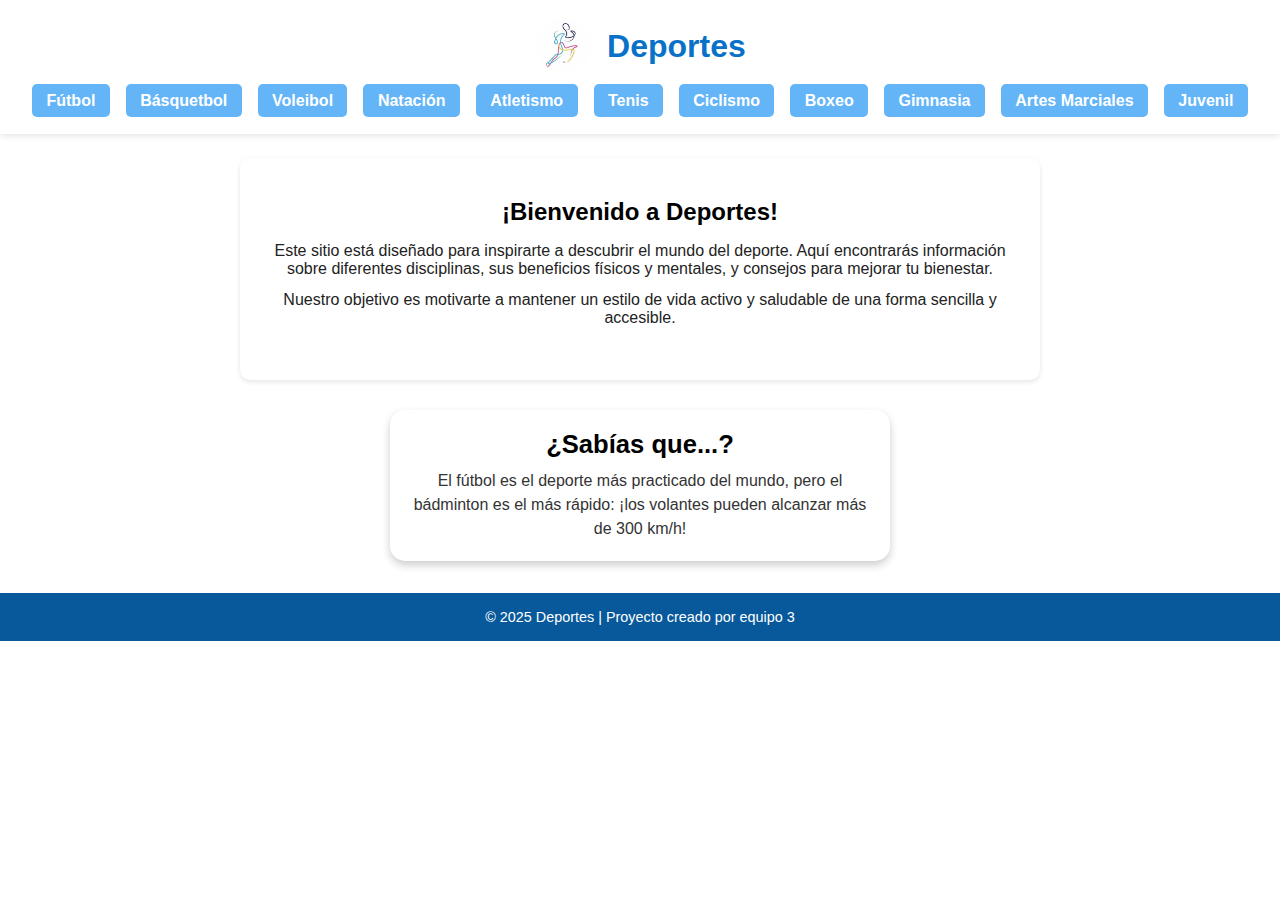
<file: index.html>
<!DOCTYPE html>
<html lang="en">
<head>
    <meta charset="UTF-8">
    <meta name="viewport" content="width=device-width, initial-scale=1.0">
    <title>Deportes</title>
    <link rel="stylesheet" href="css\inicio.css">
</head>
<body>
    
  <header>
    <div class="logo">
      <img src="imagenes\LogoProyecto.jpg" alt="Logo de la página" class="logo-img">
      <h1>Deportes</h1>
    </div>

    <nav>
      <ul>
        <li><a href="Fútbol.html">Fútbol</a></li>
        <li><a href="Básquetbol.html">Básquetbol</a></li>
        <li><a href="Voleibol.html">Voleibol</a></li>
        <li><a href="Natación.html">Natación</a></li>
        <li><a href="Atletismo.html">Atletismo</a></li>
        <li><a href="Tenis.html">Tenis</a></li>
        <li><a href="Ciclismo.html">Ciclismo</a></li>
        <li><a href="Boxeo.html">Boxeo</a></li>
        <li><a href="Gimnasia.html">Gimnasia</a></li>
        <li><a href="Artes_Marciales.html">Artes Marciales</a></li>
        <li><a href="juvenil.html">Juvenil</a></li>
      </ul>
    </nav>
  </header>

  <section class="bienvenida">
    <h2>¡Bienvenido a Deportes!</h2>
    <p>
      Este sitio está diseñado para inspirarte a descubrir el mundo del deporte. 
      Aquí encontrarás información sobre diferentes disciplinas, sus beneficios físicos y mentales, 
      y consejos para mejorar tu bienestar. 
    </p>
    <p>
      Nuestro objetivo es motivarte a mantener un estilo de vida activo y saludable de una forma sencilla y accesible.
    </p>
  </section>

  <section class="bienvenida-extra">
    <h2>¿Sabías que...?</h2>
    <p>El fútbol es el deporte más practicado del mundo, pero el bádminton es el más rápido: ¡los volantes pueden alcanzar más de 300 km/h!</p>
</section>

  <footer>
    © 2025 Deportes | Proyecto creado por equipo 3
  </footer>

  <script src="funciones\funciones.js"></script>
</body>
</html>
</file>
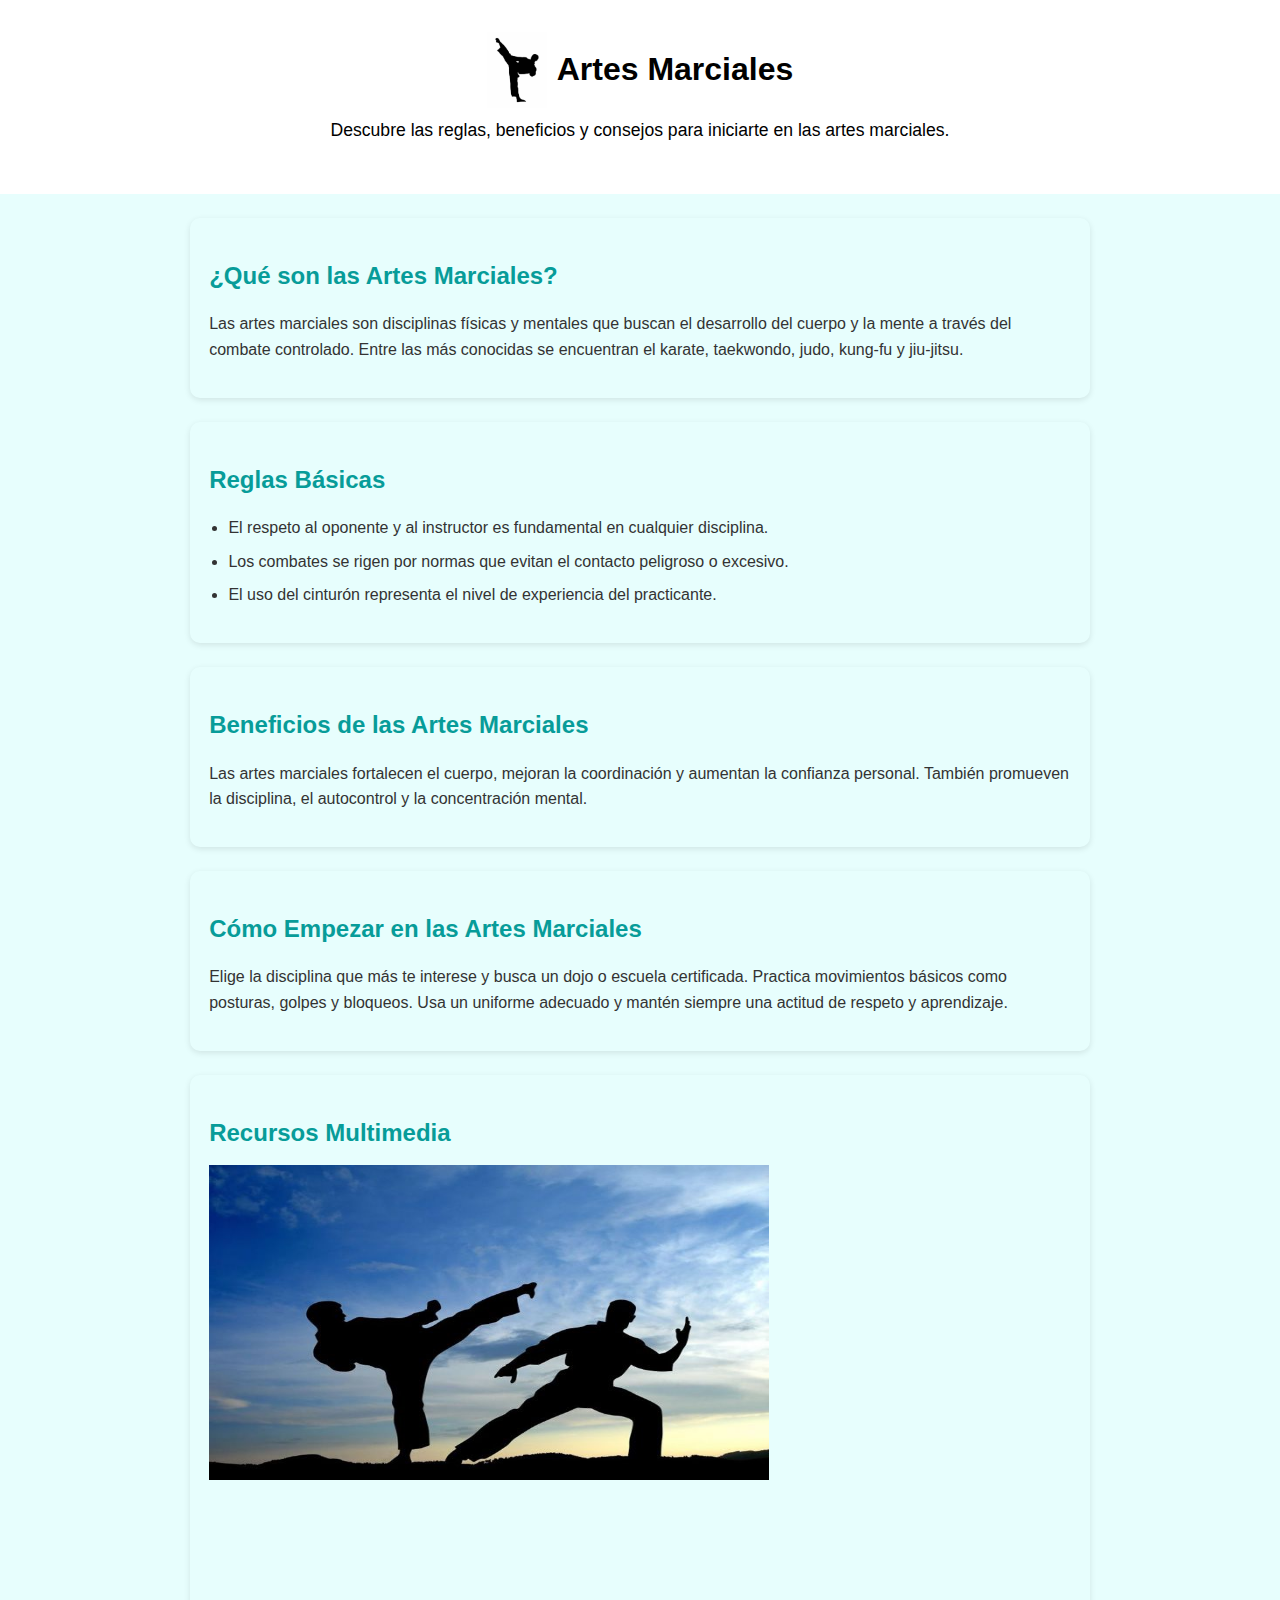
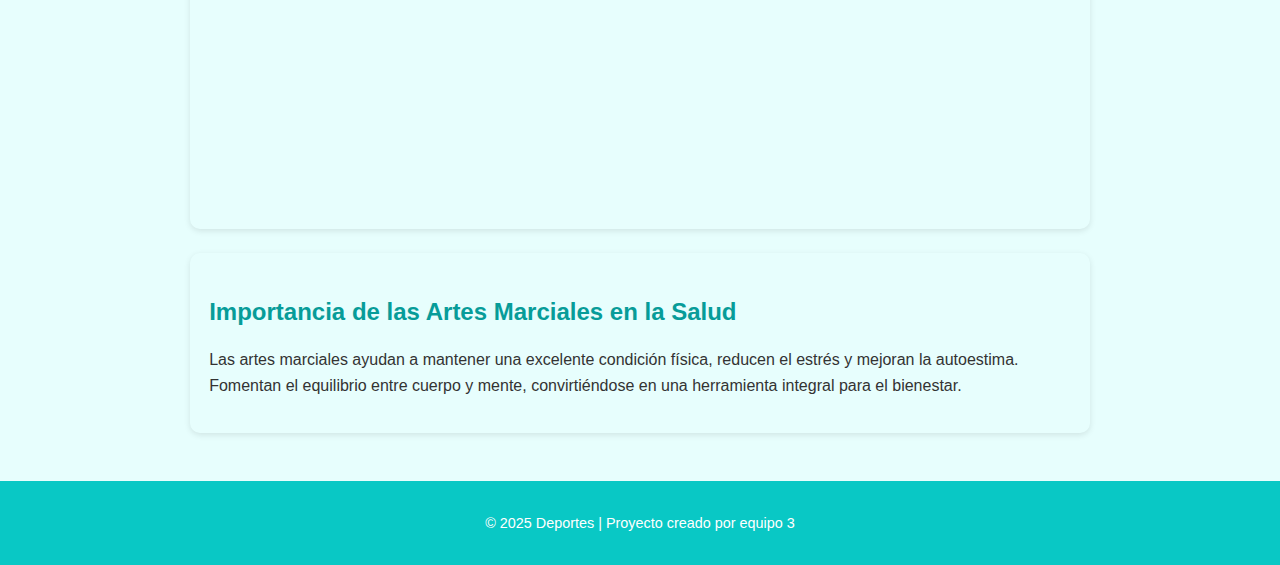
<file: Artes_Marciales.html>
<!DOCTYPE html>
<html lang="es">
<head>
    <meta charset="UTF-8">
    <meta name="viewport" content="width=device-width, initial-scale=1.0">
    <title>Artes Marciales - Deportes</title>
    <link rel="stylesheet" href="css\estilo-boceto-de-pagina-uno.css">
</head>
<body>
    <header>
    <div style="display: flex; align-items: center; justify-content: center; gap: 10px;">
        <img src="imagenes\LogoArtesMarciales.jpeg" alt="Logo Artes Marciales" width="60">
        <h1>Artes Marciales</h1>
    </div>

    <p>Descubre las reglas, beneficios y consejos para iniciarte en las artes marciales.</p>
    </header>

    <main>
        <section class="introduccion">
            <h2>¿Qué son las Artes Marciales?</h2>
            <p>Las artes marciales son disciplinas físicas y mentales que buscan el desarrollo del cuerpo y la mente a través del combate controlado. Entre las más conocidas se encuentran el karate, taekwondo, judo, kung-fu y jiu-jitsu.</p>
        </section>

        <section class="reglas">
            <h2>Reglas Básicas</h2>
            <ul>
                <li>El respeto al oponente y al instructor es fundamental en cualquier disciplina.</li>
                <li>Los combates se rigen por normas que evitan el contacto peligroso o excesivo.</li>
                <li>El uso del cinturón representa el nivel de experiencia del practicante.</li>
            </ul>
        </section>

        <section class="beneficios">
            <h2>Beneficios de las Artes Marciales</h2>
            <p>Las artes marciales fortalecen el cuerpo, mejoran la coordinación y aumentan la confianza personal. También promueven la disciplina, el autocontrol y la concentración mental.</p>
        </section>

        <section class="recomendaciones">
            <h2>Cómo Empezar en las Artes Marciales</h2>
            <p>Elige la disciplina que más te interese y busca un dojo o escuela certificada. Practica movimientos básicos como posturas, golpes y bloqueos. Usa un uniforme adecuado y mantén siempre una actitud de respeto y aprendizaje.</p>
        </section>

        <section class="recursos">
            <h2>Recursos Multimedia</h2>
            <img src="imagenes\ArtesM.jpeg" alt="Practicantes de artes marciales" height="315" width="560">

            <div class="video-responsive">
        <iframe width="560" height="315" src="https://www.youtube.com/embed/uEOOg-EgwVs?si=nPRmZc7TbPmBkHzl" title="YouTube video player" frameborder="0" allow="accelerometer; autoplay; clipboard-write; encrypted-media; gyroscope; picture-in-picture; web-share" referrerpolicy="strict-origin-when-cross-origin" allowfullscreen></iframe>
        </div>
    </section>

        <section class="articulos">
            <h2>Importancia de las Artes Marciales en la Salud</h2>
            <p>Las artes marciales ayudan a mantener una excelente condición física, reducen el estrés y mejoran la autoestima. Fomentan el equilibrio entre cuerpo y mente, convirtiéndose en una herramienta integral para el bienestar.</p>
        </section>
    </main>

    <footer>
        <p>© 2025 Deportes  | Proyecto creado por equipo 3</p>
    </footer>
</body>
</html>
</file>
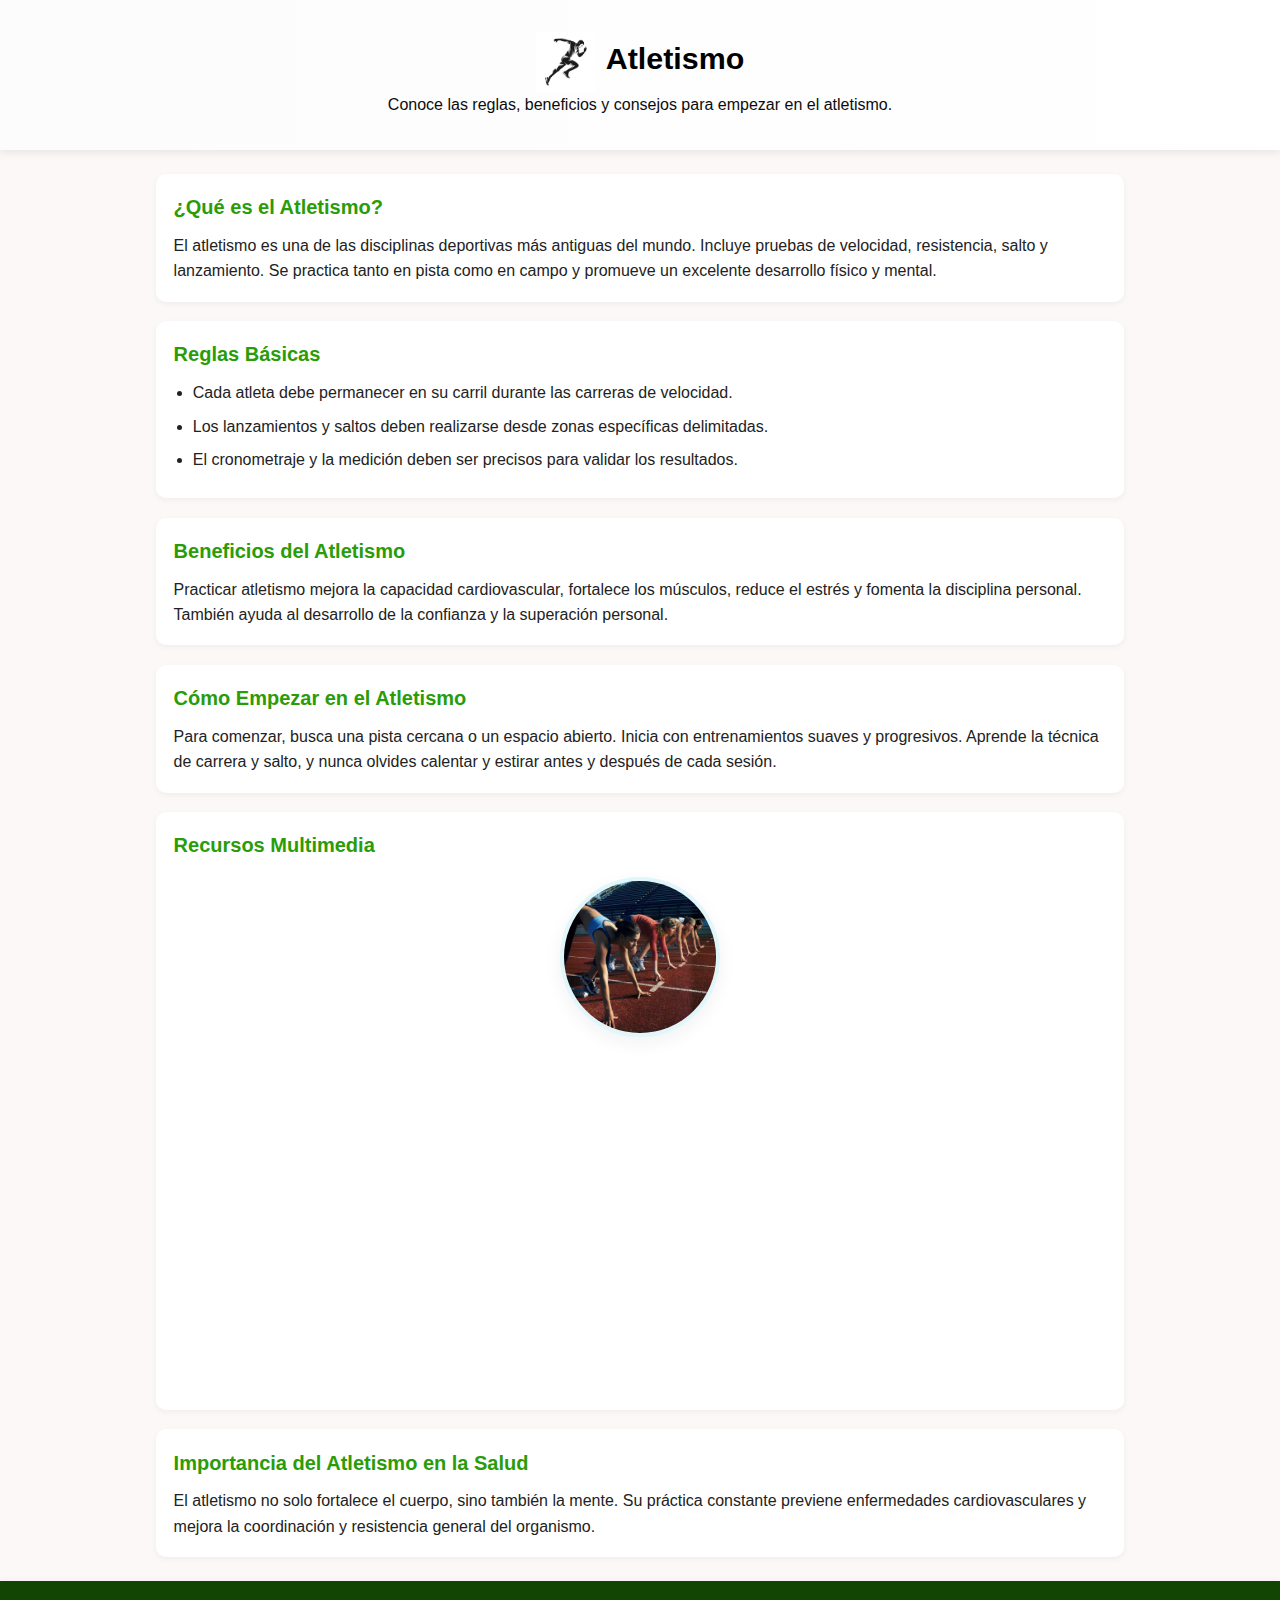
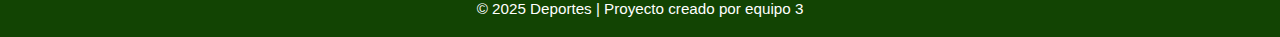
<file: Atletismo.html>
<!DOCTYPE html>
<html lang="es">
<head>
    <meta charset="UTF-8">
    <meta name="viewport" content="width=device-width, initial-scale=1.0">
    <title>Atletismo - Deportes</title>
    <link rel="stylesheet" href="css\estilo-de-paginas-genereles.css">
</head>
<body>
     <header>
    <div style="display: flex; align-items: center; justify-content: center; gap: 10px;">
        <img src="imagenes\LogoAtletismo.jpeg" alt="Logo Atletismo" width="60">
        <h1>Atletismo</h1>
    </div>

    <p>Conoce las reglas, beneficios y consejos para empezar en el atletismo.</p>
</header>

    <main>
        <section class="introduccion">
            <h2>¿Qué es el Atletismo?</h2>
            <p>El atletismo es una de las disciplinas deportivas más antiguas del mundo. Incluye pruebas de velocidad, resistencia, salto y lanzamiento. Se practica tanto en pista como en campo y promueve un excelente desarrollo físico y mental.</p>
        </section>

        <section class="reglas">
            <h2>Reglas Básicas</h2>
            <ul>
                <li>Cada atleta debe permanecer en su carril durante las carreras de velocidad.</li>
                <li>Los lanzamientos y saltos deben realizarse desde zonas específicas delimitadas.</li>
                <li>El cronometraje y la medición deben ser precisos para validar los resultados.</li>
            </ul>
        </section>

        <section class="beneficios">
            <h2>Beneficios del Atletismo</h2>
            <p>Practicar atletismo mejora la capacidad cardiovascular, fortalece los músculos, reduce el estrés y fomenta la disciplina personal. También ayuda al desarrollo de la confianza y la superación personal.</p>
        </section>

        <section class="recomendaciones">
            <h2>Cómo Empezar en el Atletismo</h2>
            <p>Para comenzar, busca una pista cercana o un espacio abierto. Inicia con entrenamientos suaves y progresivos. Aprende la técnica de carrera y salto, y nunca olvides calentar y estirar antes y después de cada sesión.</p>
        </section>

        <section class="recursos">
            <h2>Recursos Multimedia</h2>
        <img src="imagenes\Atletismo.jpeg" alt="Atletas Corriendo" class="imagen-redonda">

           <iframe width="560" height="315" src="https://www.youtube.com/embed/lfptAsBLKrk?si=5tcKHd2CzhcQ3vrO" title="YouTube video player" frameborder="0" allow="accelerometer; autoplay; clipboard-write; encrypted-media; gyroscope; picture-in-picture; web-share" referrerpolicy="strict-origin-when-cross-origin" allowfullscreen></iframe>
           
        </section>

        <section class="articulos">
            <h2>Importancia del Atletismo en la Salud</h2>
            <p>El atletismo no solo fortalece el cuerpo, sino también la mente. Su práctica constante previene enfermedades cardiovasculares y mejora la coordinación y resistencia general del organismo.</p>
        </section>
    </main>

    <footer>
        <p>© 2025 Deportes | Proyecto creado por equipo 3</p>
    </footer>
</body>
</html>
</file>
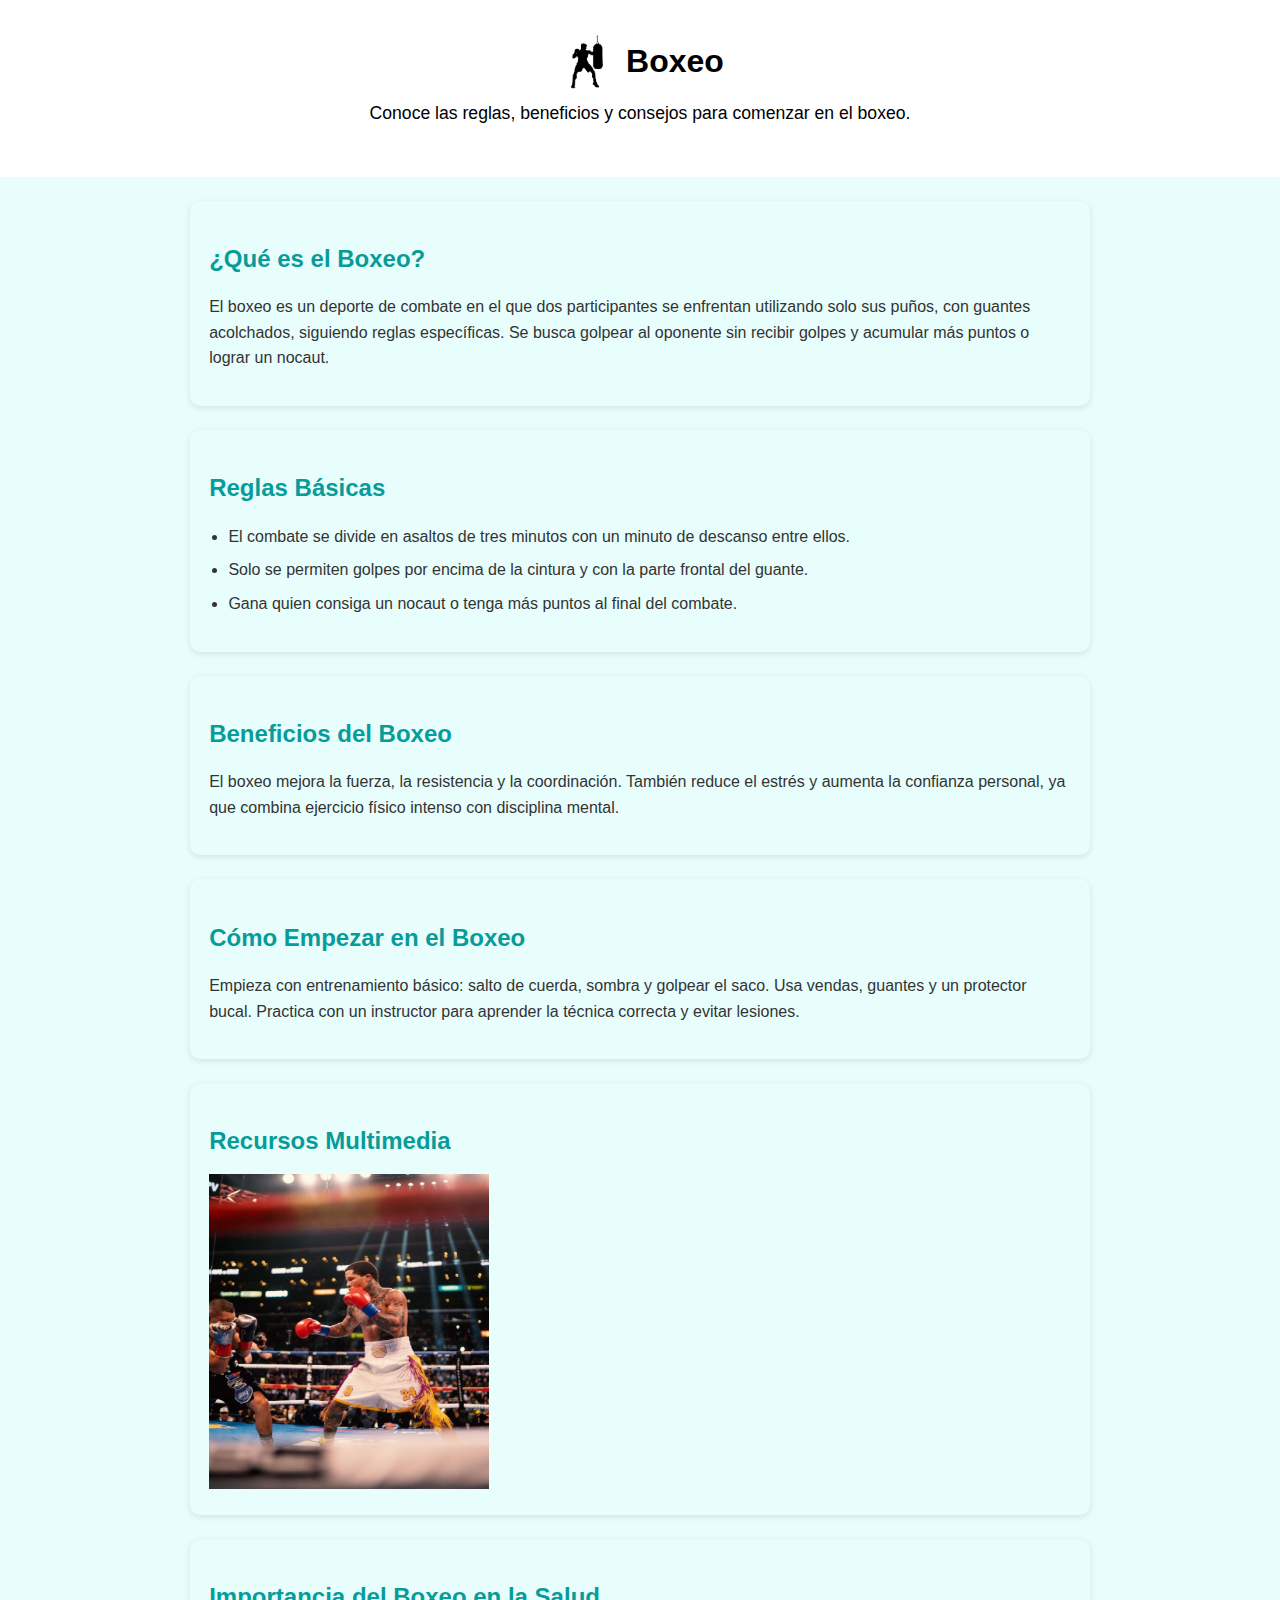
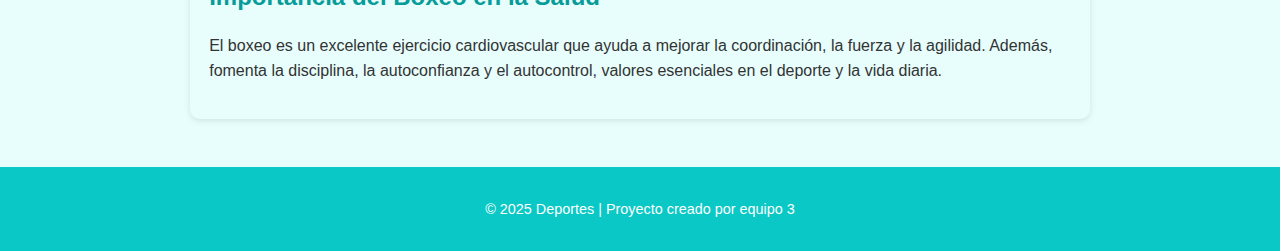
<file: Boxeo.html>
<!DOCTYPE html>
<html lang="es">
<head>
    <meta charset="UTF-8">
    <meta name="viewport" content="width=device-width, initial-scale=1.0">
    <title>Boxeo - Deportes</title>
    <link rel="stylesheet" href="css\estilo-boceto-de-pagina-uno.css">
</head>
<body>
    <header>
    <div style="display: flex; align-items: center; justify-content: center; gap: 10px;">
        <img src="imagenes\LogoBoxeo.jpg" alt="Logo Boxeo" width="60">
        <h1>Boxeo</h1>
    </div>

    <p>Conoce las reglas, beneficios y consejos para comenzar en el boxeo.</p>
</header>

    <main>
        <section class="introduccion">
            <h2>¿Qué es el Boxeo?</h2>
            <p>El boxeo es un deporte de combate en el que dos participantes se enfrentan utilizando solo sus puños, con guantes acolchados, siguiendo reglas específicas. Se busca golpear al oponente sin recibir golpes y acumular más puntos o lograr un nocaut.</p>
        </section>

        <section class="reglas">
            <h2>Reglas Básicas</h2>
            <ul>
                <li>El combate se divide en asaltos de tres minutos con un minuto de descanso entre ellos.</li>
                <li>Solo se permiten golpes por encima de la cintura y con la parte frontal del guante.</li>
                <li>Gana quien consiga un nocaut o tenga más puntos al final del combate.</li>
            </ul>
        </section>

        <section class="beneficios">
            <h2>Beneficios del Boxeo</h2>
            <p>El boxeo mejora la fuerza, la resistencia y la coordinación. También reduce el estrés y aumenta la confianza personal, ya que combina ejercicio físico intenso con disciplina mental.</p>
        </section>

        <section class="recomendaciones">
            <h2>Cómo Empezar en el Boxeo</h2>
            <p>Empieza con entrenamiento básico: salto de cuerda, sombra y golpear el saco. Usa vendas, guantes y un protector bucal. Practica con un instructor para aprender la técnica correcta y evitar lesiones.</p>
        </section>

        <section class="recursos">
            <h2>Recursos Multimedia</h2>
            <img src="imagenes\Boxeo.jpeg" alt="Boxeador Gervonta" width="280" height="315">

            <iframe width="560" height="315" src="https://www.youtube.com/embed/B_YHSnEHKJU?si=8Z83eSAITEgwUkAJ" title="YouTube video player" frameborder="0" allow="accelerometer; autoplay; clipboard-write; encrypted-media; gyroscope; picture-in-picture; web-share" referrerpolicy="strict-origin-when-cross-origin" allowfullscreen></iframe>
        </section>

        <section class="articulos">
            <h2>Importancia del Boxeo en la Salud</h2>
            <p>El boxeo es un excelente ejercicio cardiovascular que ayuda a mejorar la coordinación, la fuerza y la agilidad. Además, fomenta la disciplina, la autoconfianza y el autocontrol, valores esenciales en el deporte y la vida diaria.</p>
        </section>
    </main>

    <footer>
        <p>© 2025 Deportes | Proyecto creado por equipo 3</p>
    </footer>
</body>
</html>
</file>
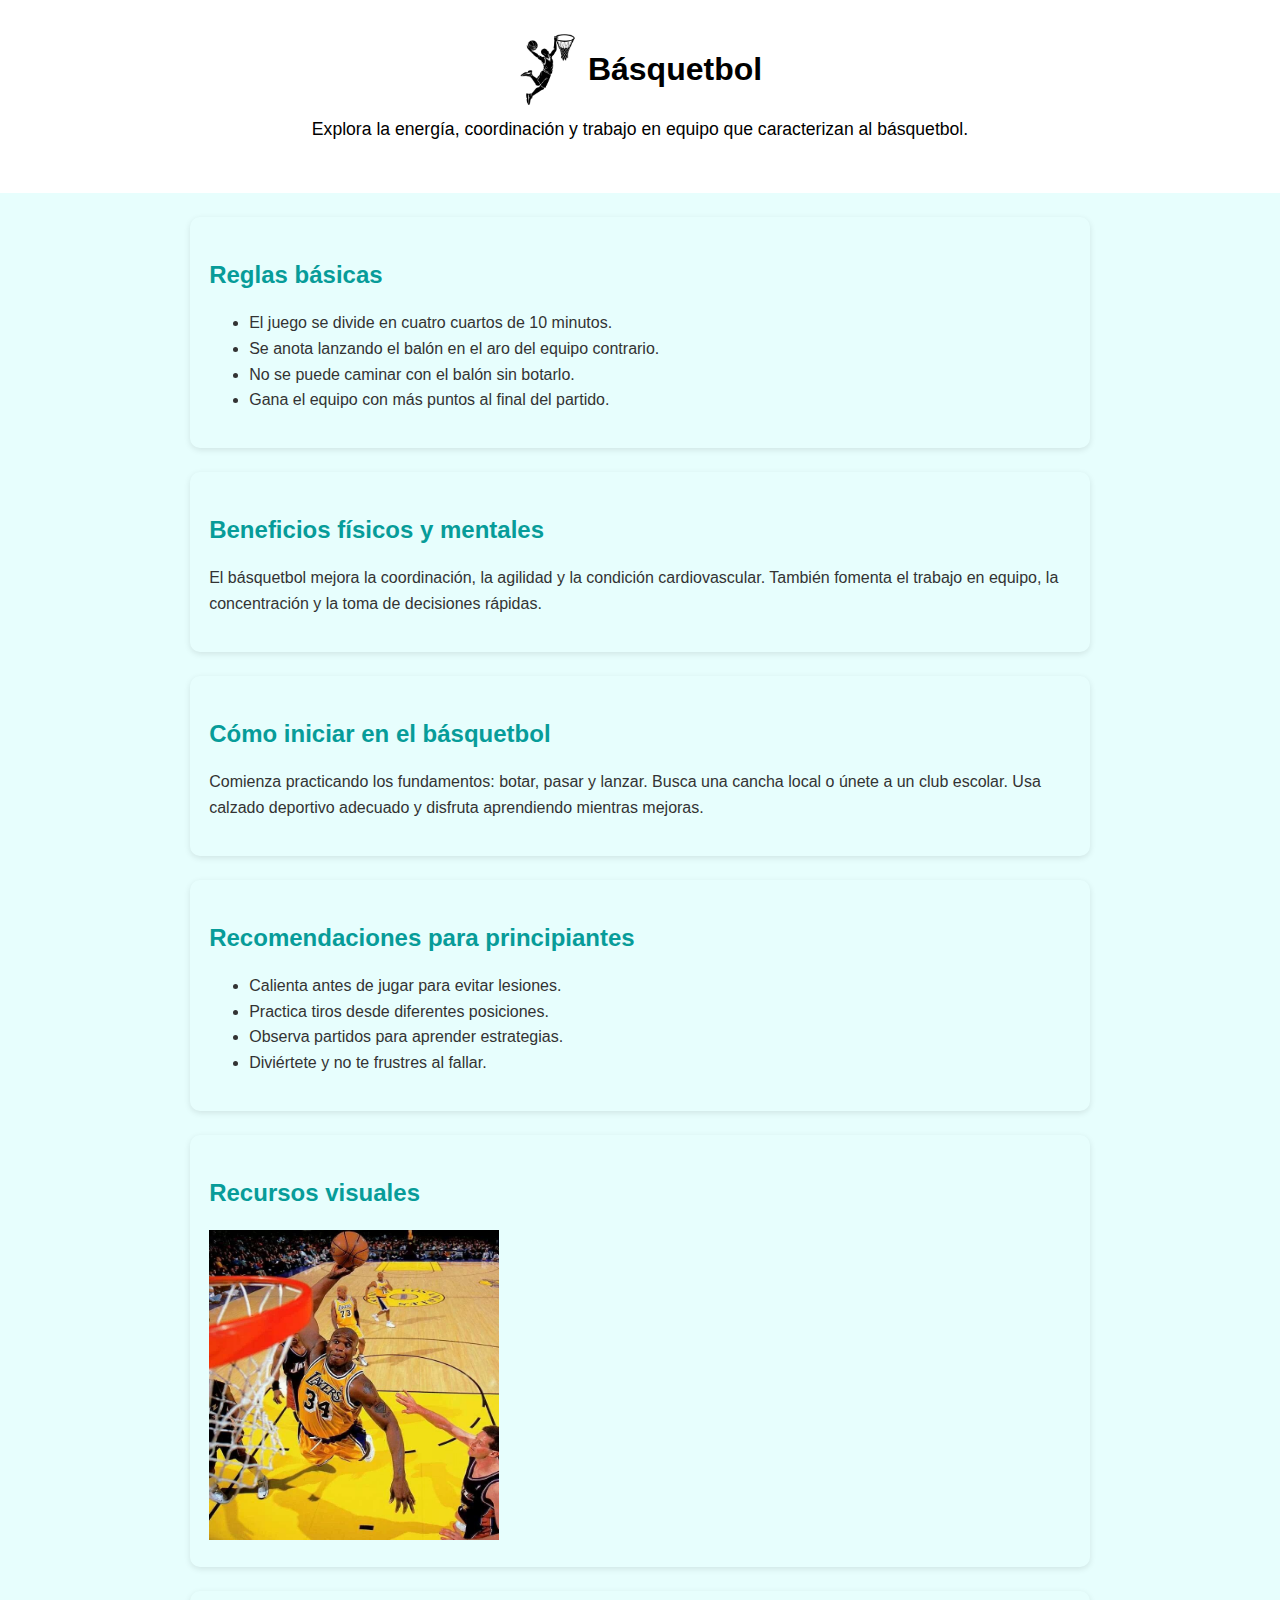
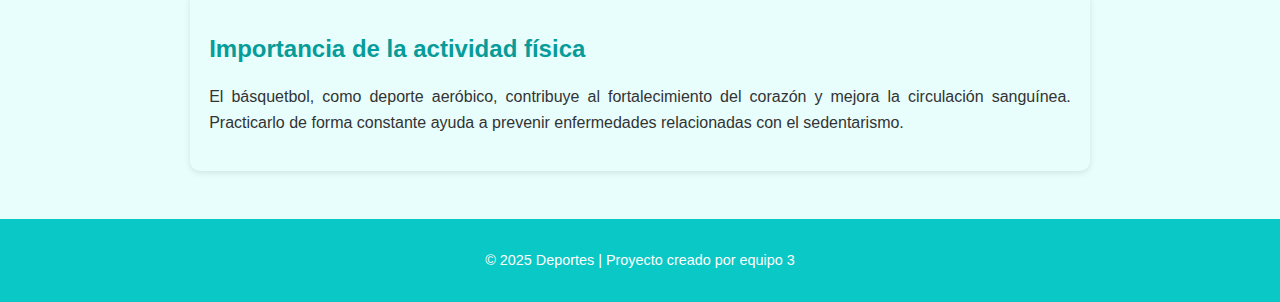
<file: Básquetbol.html>
<!DOCTYPE html>
<html lang="en">
<head>
    <meta charset="UTF-8">
    <meta name="viewport" content="width=device-width, initial-scale=1.0">
    <title>Básquetbol - Deportes</title>
     <link rel="stylesheet" href="css\estilo-boceto-de-pagina-uno.css">
</head>
<body>
 <header>
    <div style="display: flex; align-items: center; justify-content: center; gap: 10px;">
        <img src="imagenes\LogoBasquet.jpeg" alt="Logo Basquetbol" width="60">
        <h1>Básquetbol</h1>
    </div>

    <p>Explora la energía, coordinación y trabajo en equipo que caracterizan al básquetbol.</p>
</header>

  <main>
    <section class="info">
      <h2>Reglas básicas</h2>
      <ul>
        <li>El juego se divide en cuatro cuartos de 10 minutos.</li>
        <li>Se anota lanzando el balón en el aro del equipo contrario.</li>
        <li>No se puede caminar con el balón sin botarlo.</li>
        <li>Gana el equipo con más puntos al final del partido.</li>
      </ul>
    </section>

    <section class="beneficios">
      <h2>Beneficios físicos y mentales</h2>
      <p>El básquetbol mejora la coordinación, la agilidad y la condición cardiovascular.  
      También fomenta el trabajo en equipo, la concentración y la toma de decisiones rápidas.</p>
    </section>

    <section class="inicio">
      <h2>Cómo iniciar en el básquetbol</h2>
      <p>Comienza practicando los fundamentos: botar, pasar y lanzar.  
      Busca una cancha local o únete a un club escolar. Usa calzado deportivo adecuado y disfruta aprendiendo mientras mejoras.</p>
    </section>

    <section class="recomendaciones">
      <h2>Recomendaciones para principiantes</h2>
      <ul>
        <li>Calienta antes de jugar para evitar lesiones.</li>
        <li>Practica tiros desde diferentes posiciones.</li>
        <li>Observa partidos para aprender estrategias.</li>
        <li>Diviértete y no te frustres al fallar.</li>
      </ul>
    </section>

    <section class="multimedia">
      <h2>Recursos visuales</h2>
      <img src="imagenes\Basquetbool.jpeg" alt="Basquetbolista Shaquille O'Neal"  width="290" height="310">

      <iframe width="560" height="315" src="https://www.youtube.com/embed/5F_HNvP0nZY?si=5UddJ4rB4T69ir5q" title="YouTube video player" frameborder="0" allow="accelerometer; autoplay; clipboard-write; encrypted-media; gyroscope; picture-in-picture; web-share" referrerpolicy="strict-origin-when-cross-origin" allowfullscreen></iframe>
  
    </section>

    <section class="articulo">
      <h2>Importancia de la actividad física</h2>
      <p>El básquetbol, como deporte aeróbico, contribuye al fortalecimiento del corazón y mejora la circulación sanguínea.  
      Practicarlo de forma constante ayuda a prevenir enfermedades relacionadas con el sedentarismo.</p>
    </section>
  </main>

  <footer>
    <p>© 2025 Deportes | Proyecto creado por equipo 3</p>
  </footer>
</body>
</html>
</file>
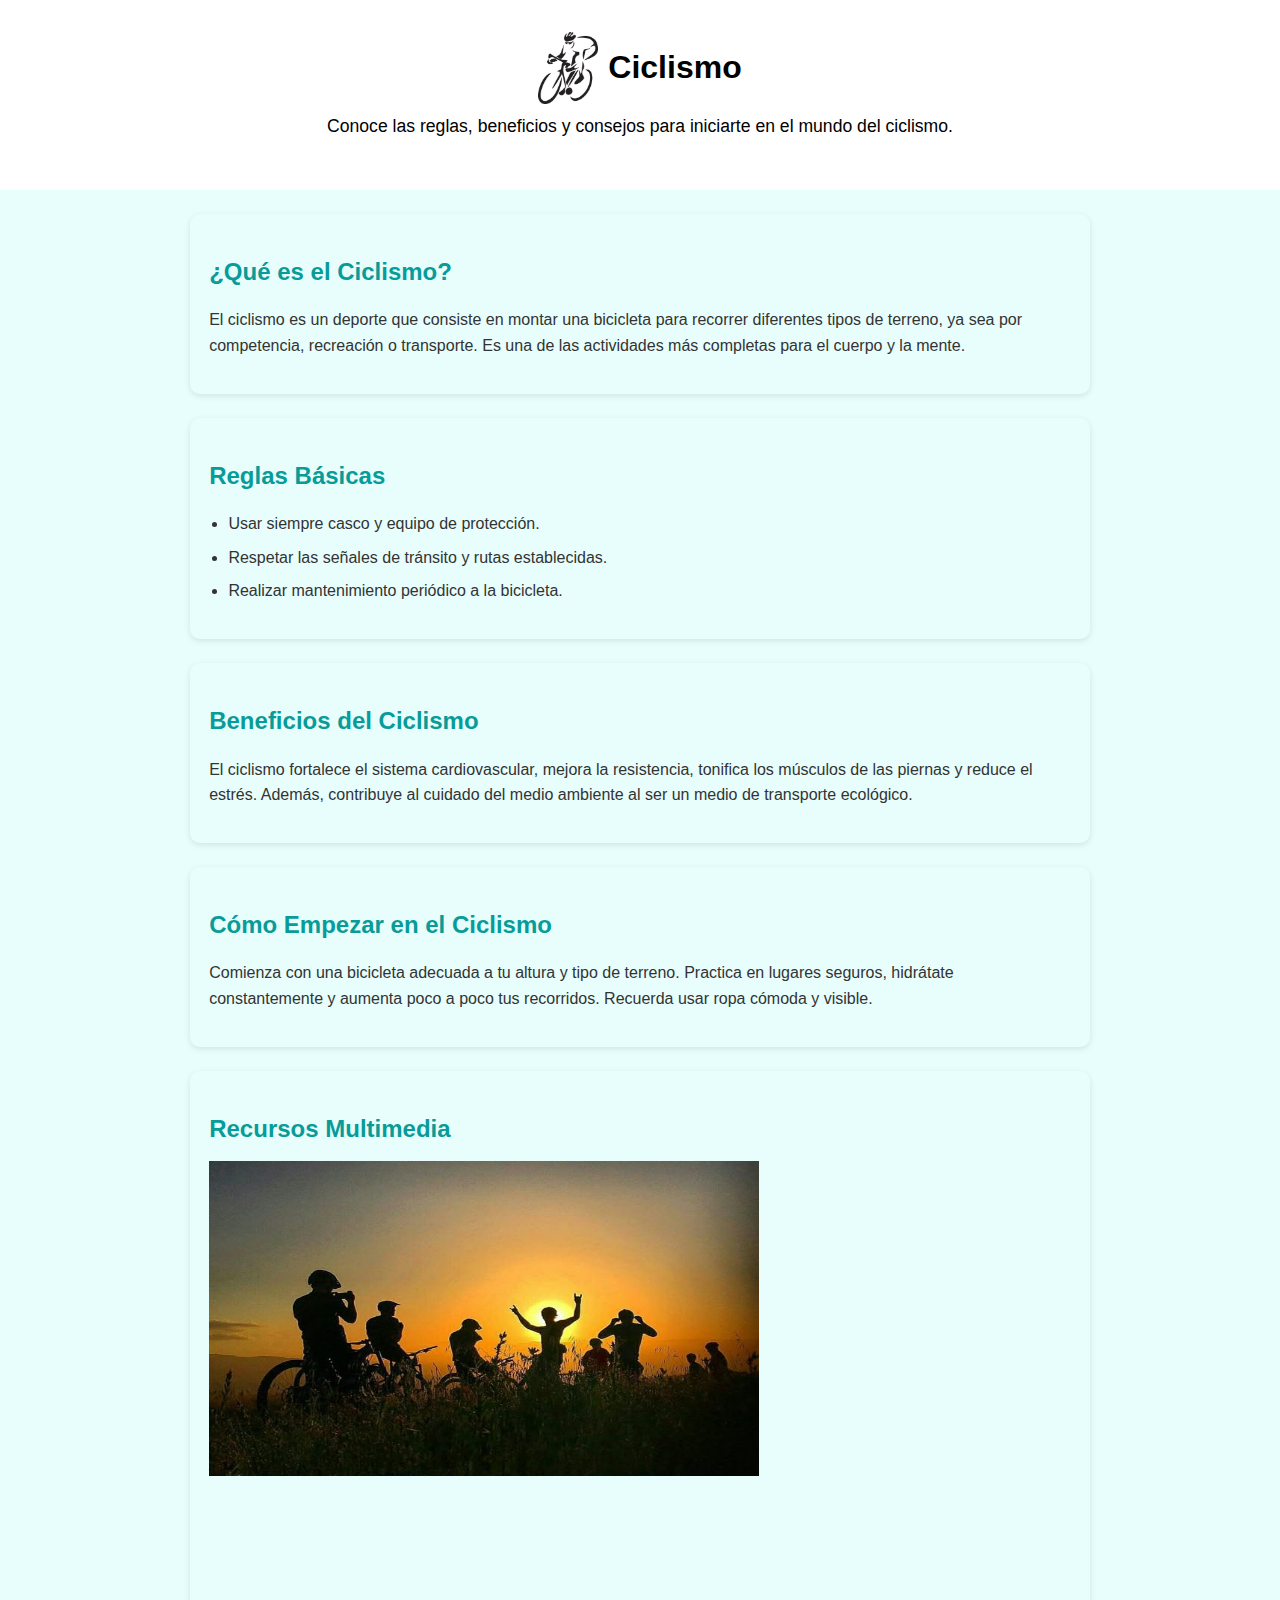
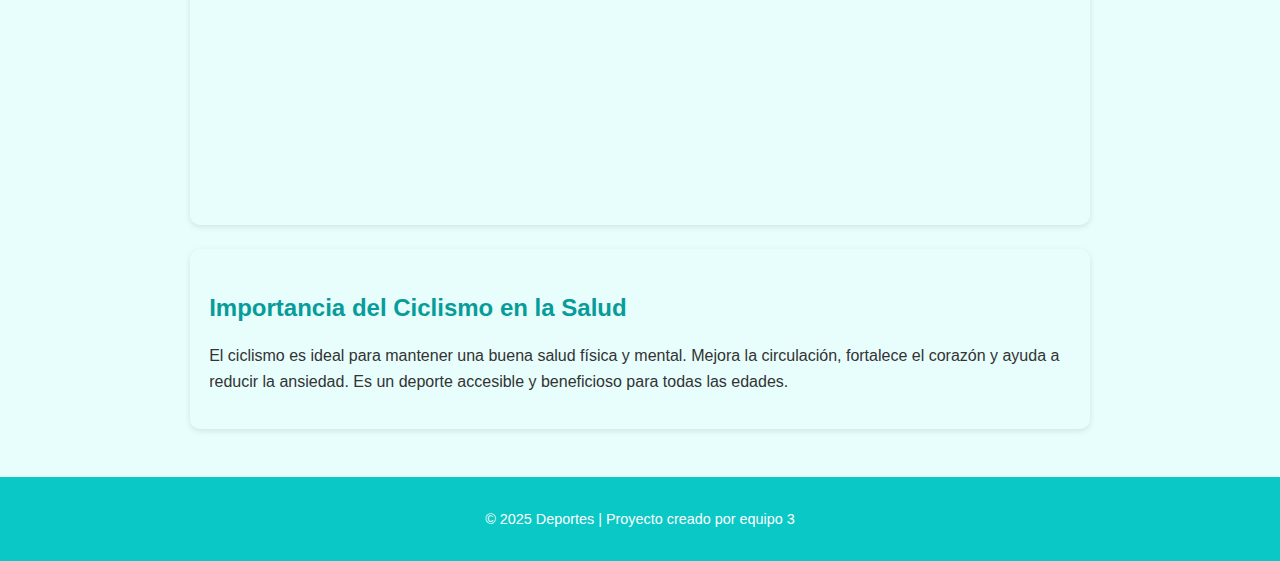
<file: Ciclismo.html>
<!DOCTYPE html>
<html lang="es">
<head>
<meta charset="UTF-8">
<meta name="viewport" content="width=device-width, initial-scale=1.0">
 <title>Ciclismo - Deportes</title>
<link rel="stylesheet" href="css\estilo-boceto-de-pagina-uno.css">
</head>
<body>
 <header>
    <div style="display: flex; align-items: center; justify-content: center; gap: 10px;">
        <img src="imagenes\LogoCiclismo.jpeg" alt="Logo Ciclismo" width="60">
        <h1>Ciclismo</h1>
    </div>

    <p>Conoce las reglas, beneficios y consejos para iniciarte en el mundo del ciclismo.</p>
</header>

 <main>
<section class="introduccion">
 <h2>¿Qué es el Ciclismo?</h2>
 <p>El ciclismo es un deporte que consiste en montar una bicicleta para recorrer diferentes tipos de terreno, ya sea por competencia, recreación o transporte. Es una de las actividades más completas para el cuerpo y la mente.</p>
 </section>

 <section class="reglas">
 <h2>Reglas Básicas</h2>
 <ul>
 <li>Usar siempre casco y equipo de protección.</li>
 <li>Respetar las señales de tránsito y rutas establecidas.</li>
 <li>Realizar mantenimiento periódico a la bicicleta.</li>
 </ul>
 </section>

 <section class="beneficios">
 <h2>Beneficios del Ciclismo</h2>
 <p>El ciclismo fortalece el sistema cardiovascular, mejora la resistencia, tonifica los músculos de las piernas y reduce el estrés. Además, contribuye al cuidado del medio ambiente al ser un medio de transporte ecológico.</p>
 </section>

 <section class="recomendaciones">
 <h2>Cómo Empezar en el Ciclismo</h2>
 <p>Comienza con una bicicleta adecuada a tu altura y tipo de terreno. Practica en lugares seguros, hidrátate constantemente y aumenta poco a poco tus recorridos. Recuerda usar ropa cómoda y visible.</p>
 </section>

 <section class="recursos">
 <h2>Recursos Multimedia</h2>
 <img src="imagenes\Ciclismo.jpeg" alt="Ciclistas en atardecer" width="550" height="315">

 <iframe width="560" height="315" src="https://www.youtube.com/embed/ZjUORKP0CMw?si=GebQh97cD_swQuiS" title="YouTube video player" frameborder="0" allow="accelerometer; autoplay; clipboard-write; encrypted-media; gyroscope; picture-in-picture; web-share" referrerpolicy="strict-origin-when-cross-origin" allowfullscreen></iframe>
 </section>

<section class="articulos">
 <h2>Importancia del Ciclismo en la Salud</h2>
 <p>El ciclismo es ideal para mantener una buena salud física y mental. Mejora la circulación, fortalece el corazón y ayuda a reducir la ansiedad. Es un deporte accesible y beneficioso para todas las edades.</p>
 </section>
 </main>

 <footer>
 <p>© 2025 Deportes | Proyecto creado por equipo 3</p>
 </footer>
</body>
</html>
</file>
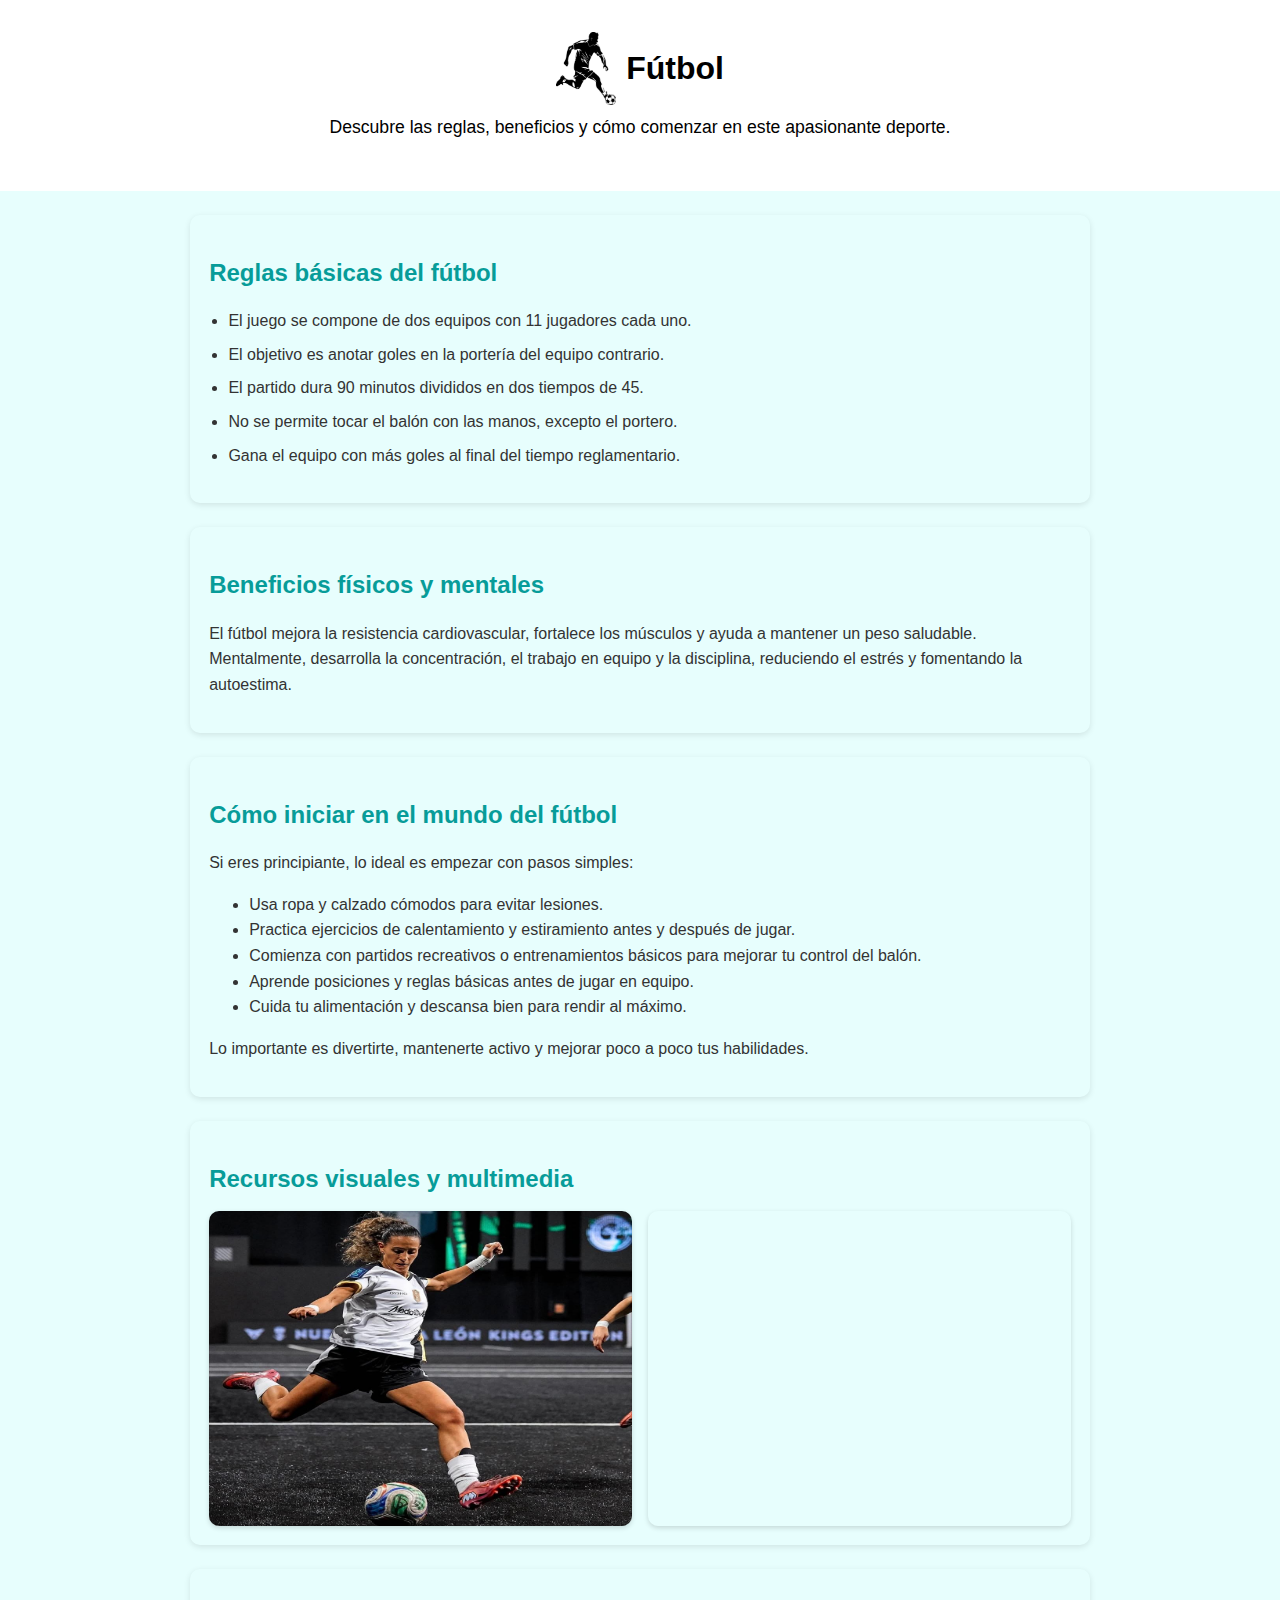
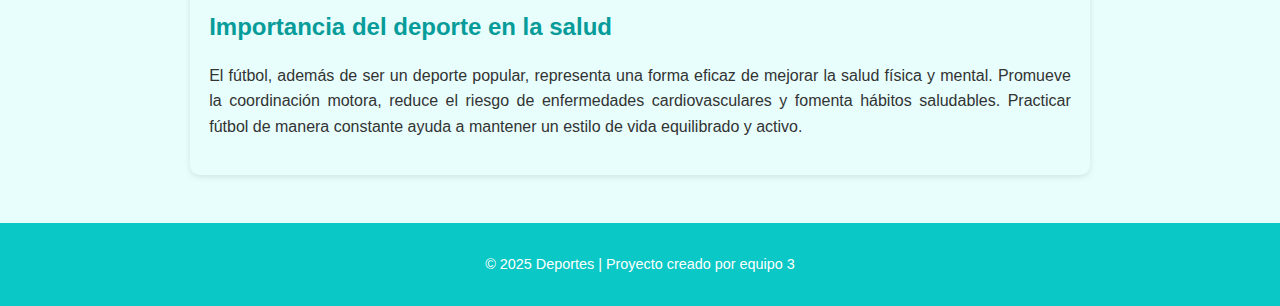
<file: Fútbol.html>
<!DOCTYPE html>
<html lang="en">
<head>
    <meta charset="UTF-8">
    <meta name="viewport" content="width=device-width, initial-scale=1.0">
    <title>Fútbol - Deportes</title>
    <link rel="stylesheet" href="css\estilo-boceto-de-pagina-uno.css">
</head>
<body>
     <header>
    <div style="display: flex; align-items: center; justify-content: center; gap: 10px;">
        <img src="imagenes\LogoFutbol.jpeg" alt="Logo Fútbol" width="60">
        <h1>Fútbol</h1>
    </div>

    <p>Descubre las reglas, beneficios y cómo comenzar en este apasionante deporte.</p>
</header>

  <main>

    <section class="reglas">
      <h2>Reglas básicas del fútbol</h2>
      <ul>
        <li>El juego se compone de dos equipos con 11 jugadores cada uno.</li>
        <li>El objetivo es anotar goles en la portería del equipo contrario.</li>
        <li>El partido dura 90 minutos divididos en dos tiempos de 45.</li>
        <li>No se permite tocar el balón con las manos, excepto el portero.</li>
        <li>Gana el equipo con más goles al final del tiempo reglamentario.</li>
      </ul>
    </section>

    <section class="beneficios">
      <h2>Beneficios físicos y mentales</h2>
      <p>El fútbol mejora la resistencia cardiovascular, fortalece los músculos y ayuda a mantener un peso saludable. Mentalmente, desarrolla la concentración, el trabajo en equipo y la disciplina, reduciendo el estrés y fomentando la autoestima.</p>
    </section>

    <section class="iniciar">
      <h2>Cómo iniciar en el mundo del fútbol</h2>
      <p>Si eres principiante, lo ideal es empezar con pasos simples:</p>
      <ul>
        <li>Usa ropa y calzado cómodos para evitar lesiones.</li>
        <li>Practica ejercicios de calentamiento y estiramiento antes y después de jugar.</li>
        <li>Comienza con partidos recreativos o entrenamientos básicos para mejorar tu control del balón.</li>
        <li>Aprende posiciones y reglas básicas antes de jugar en equipo.</li>
        <li>Cuida tu alimentación y descansa bien para rendir al máximo.</li>
      </ul>
      <p>Lo importante es divertirte, mantenerte activo y mejorar poco a poco tus habilidades.</p>
    </section>

    <section class="multimedia">
      <h2>Recursos visuales y multimedia</h2>
      <div class="media-grid">
        <img src="imagenes\Fútbol.jpeg" alt="Futbolista Sara Ismael" height="315" width="100">
      
        <iframe width="560" height="315" src="https://www.youtube.com/embed/BRw_V7wlao8?si=miDqufeihaJtXBo6" title="YouTube video player" frameborder="0" allow="accelerometer; autoplay; clipboard-write; encrypted-media; gyroscope; picture-in-picture; web-share" referrerpolicy="strict-origin-when-cross-origin" allowfullscreen></iframe>
      </div>
    </section>

    <section class="articulo">
      <h2>Importancia del deporte en la salud</h2>
      <p>El fútbol, además de ser un deporte popular, representa una forma eficaz de mejorar la salud física y mental. Promueve la coordinación motora, reduce el riesgo de enfermedades cardiovasculares y fomenta hábitos saludables. Practicar fútbol de manera constante ayuda a mantener un estilo de vida equilibrado y activo.</p>
    </section>
  </main>

  <footer>
    <p>© 2025 Deportes | Proyecto creado por equipo 3</p>
  </footer>
</body>
</html>
</file>
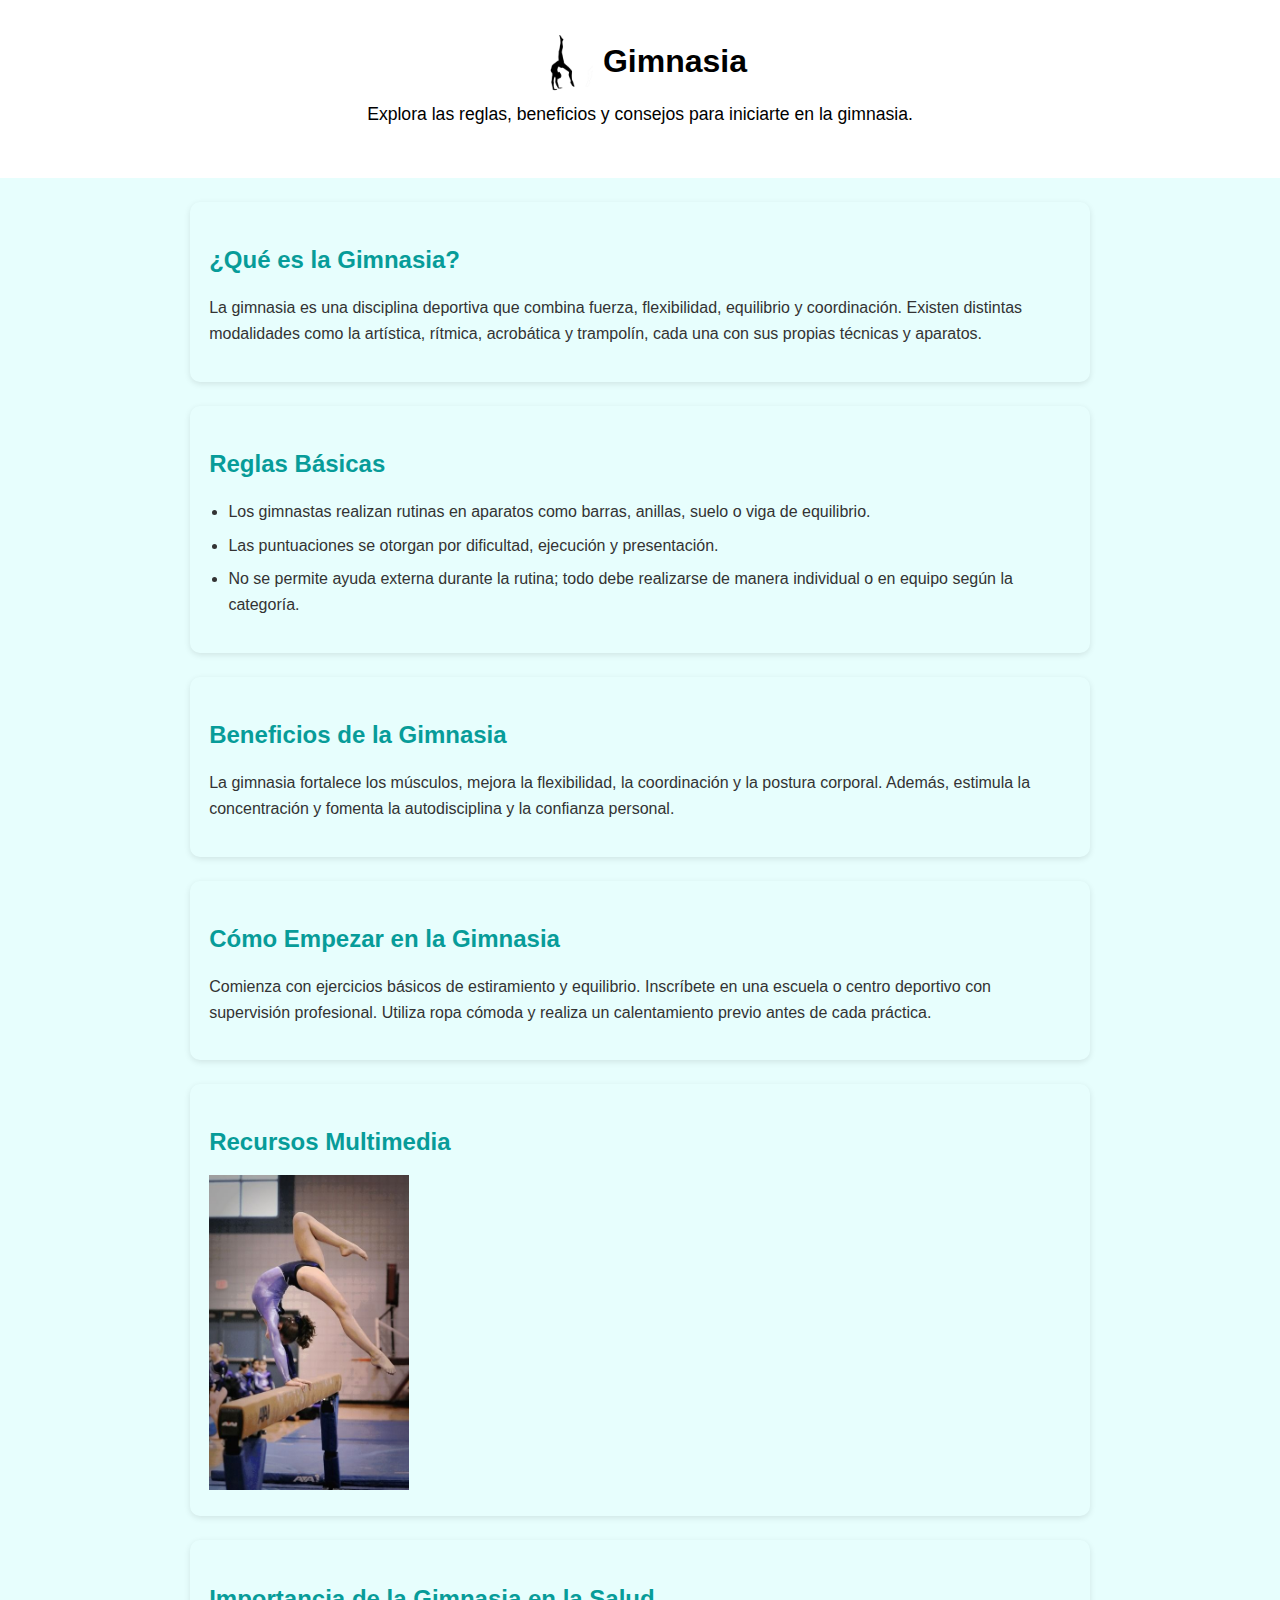
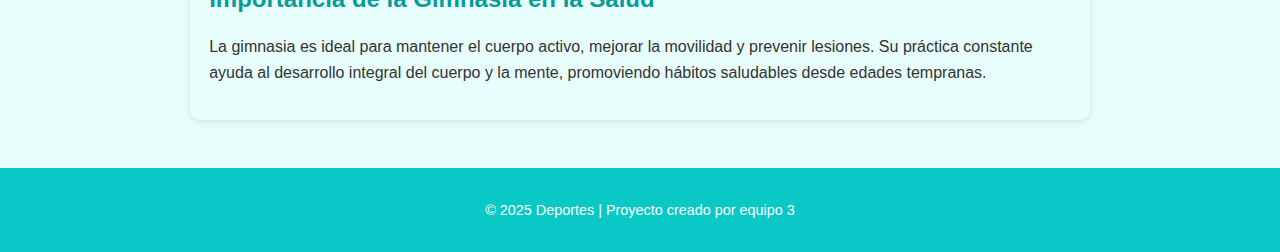
<file: Gimnasia.html>
<!DOCTYPE html>
<html lang="es">
<head>
    <meta charset="UTF-8">
    <meta name="viewport" content="width=device-width, initial-scale=1.0">
    <title>Gimnasia - Deportes</title>
    <link rel="stylesheet" href="css\estilo-boceto-de-pagina-uno.css">
</head>
<body>
    <header>
    <div style="display: flex; align-items: center; justify-content: center; gap: 10px;">
        <img src="imagenes\LogoGimnasia.jpeg" alt="Logo Gimnasia" width="60"> 
        <h1>Gimnasia</h1>
    </div>

    <p>Explora las reglas, beneficios y consejos para iniciarte en la gimnasia.</p>
</header>

    <main>
        <section class="introduccion">
            <h2>¿Qué es la Gimnasia?</h2>
            <p>La gimnasia es una disciplina deportiva que combina fuerza, flexibilidad, equilibrio y coordinación. Existen distintas modalidades como la artística, rítmica, acrobática y trampolín, cada una con sus propias técnicas y aparatos.</p>
        </section>

        <section class="reglas">
            <h2>Reglas Básicas</h2>
            <ul>
                <li>Los gimnastas realizan rutinas en aparatos como barras, anillas, suelo o viga de equilibrio.</li>
                <li>Las puntuaciones se otorgan por dificultad, ejecución y presentación.</li>
                <li>No se permite ayuda externa durante la rutina; todo debe realizarse de manera individual o en equipo según la categoría.</li>
            </ul>
        </section>

        <section class="beneficios">
            <h2>Beneficios de la Gimnasia</h2>
            <p>La gimnasia fortalece los músculos, mejora la flexibilidad, la coordinación y la postura corporal. Además, estimula la concentración y fomenta la autodisciplina y la confianza personal.</p>
        </section>

        <section class="recomendaciones">
            <h2>Cómo Empezar en la Gimnasia</h2>
            <p>Comienza con ejercicios básicos de estiramiento y equilibrio. Inscríbete en una escuela o centro deportivo con supervisión profesional. Utiliza ropa cómoda y realiza un calentamiento previo antes de cada práctica.</p>
        </section>

        <section class="recursos">
            <h2>Recursos Multimedia</h2>
            <img src="imagenes\Gimnasia.jpeg" alt="Gimnasta realizando acrobacia" width="200" height="315">

            <iframe width="560" height="315" src="https://www.youtube.com/embed/vQd0KuDRZwY?si=AMpCodCqHnruHVdA" title="YouTube video player" frameborder="0" allow="accelerometer; autoplay; clipboard-write; encrypted-media; gyroscope; picture-in-picture; web-share" referrerpolicy="strict-origin-when-cross-origin" allowfullscreen></iframe>
        </section>

        <section class="articulos">
            <h2>Importancia de la Gimnasia en la Salud</h2>
            <p>La gimnasia es ideal para mantener el cuerpo activo, mejorar la movilidad y prevenir lesiones. Su práctica constante ayuda al desarrollo integral del cuerpo y la mente, promoviendo hábitos saludables desde edades tempranas.</p>
        </section>
    </main>

    <footer>
        <p>© 2025 Deportes | Proyecto creado por equipo 3</p>
    </footer>
</body>
</html>
</file>
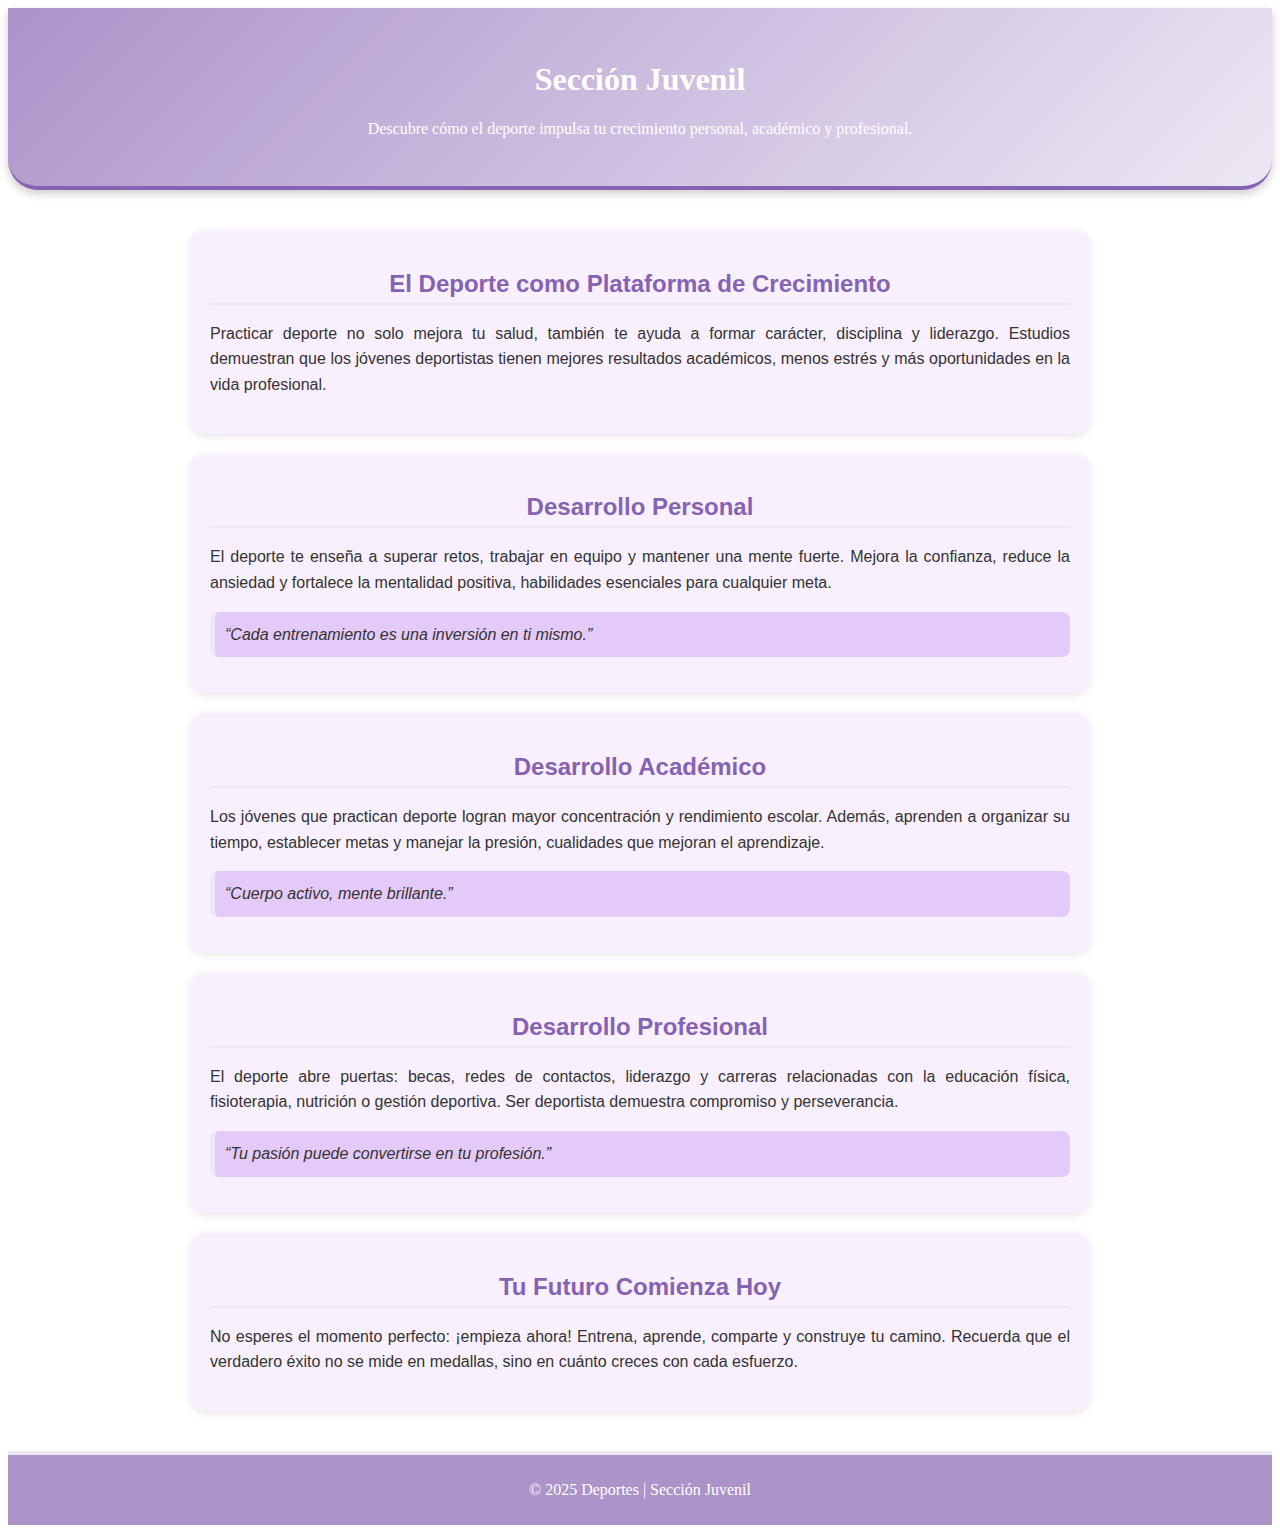
<file: juvenil.html>
<!DOCTYPE html>
<html lang="es">
<head>
  <meta charset="UTF-8">
  <meta name="viewport" content="width=device-width, initial-scale=1.0">
  <title>Sección Juvenil - Deportes</title>
  <link rel="stylesheet" href="css\estilo-juvenil.css">
</head>
<body>
  <header class="juvenil-header">
    <h1>Sección Juvenil</h1>
    <p>Descubre cómo el deporte impulsa tu crecimiento personal, académico y profesional.</p>
  </header>

  <main class="juvenil-main">
    <section class="introduccion">
      <h2>El Deporte como Plataforma de Crecimiento</h2>
      <p>Practicar deporte no solo mejora tu salud, también te ayuda a formar carácter, disciplina y liderazgo. 
      Estudios demuestran que los jóvenes deportistas tienen mejores resultados académicos, menos estrés y más oportunidades en la vida profesional.</p>
    </section>

    <section class="desarrollo-personal">
      <h2>Desarrollo Personal</h2>
      <p>El deporte te enseña a superar retos, trabajar en equipo y mantener una mente fuerte. Mejora la confianza, 
      reduce la ansiedad y fortalece la mentalidad positiva, habilidades esenciales para cualquier meta.</p>
      <p class="quote"> “Cada entrenamiento es una inversión en ti mismo.”</p>
    </section>

    <section class="desarrollo-academico">
      <h2>Desarrollo Académico</h2>
      <p>Los jóvenes que practican deporte logran mayor concentración y rendimiento escolar. Además, aprenden a 
      organizar su tiempo, establecer metas y manejar la presión, cualidades que mejoran el aprendizaje.</p>
      <p class="quote"> “Cuerpo activo, mente brillante.”</p>
    </section>

    <section class="desarrollo-profesional">
      <h2>Desarrollo Profesional</h2>
      <p>El deporte abre puertas: becas, redes de contactos, liderazgo y carreras relacionadas con la educación física, 
      fisioterapia, nutrición o gestión deportiva. Ser deportista demuestra compromiso y perseverancia.</p>
      <p class="quote"> “Tu pasión puede convertirse en tu profesión.”</p>
    </section>

    <section class="conclusión">
      <h2>Tu Futuro Comienza Hoy</h2>
      <p>No esperes el momento perfecto: ¡empieza ahora! Entrena, aprende, comparte y construye tu camino. 
      Recuerda que el verdadero éxito no se mide en medallas, sino en cuánto creces con cada esfuerzo.</p>
    </section>
  </main>

  <footer>
    <p>© 2025 Deportes | Sección Juvenil</p>
  </footer>
</body>
</html>
</file>
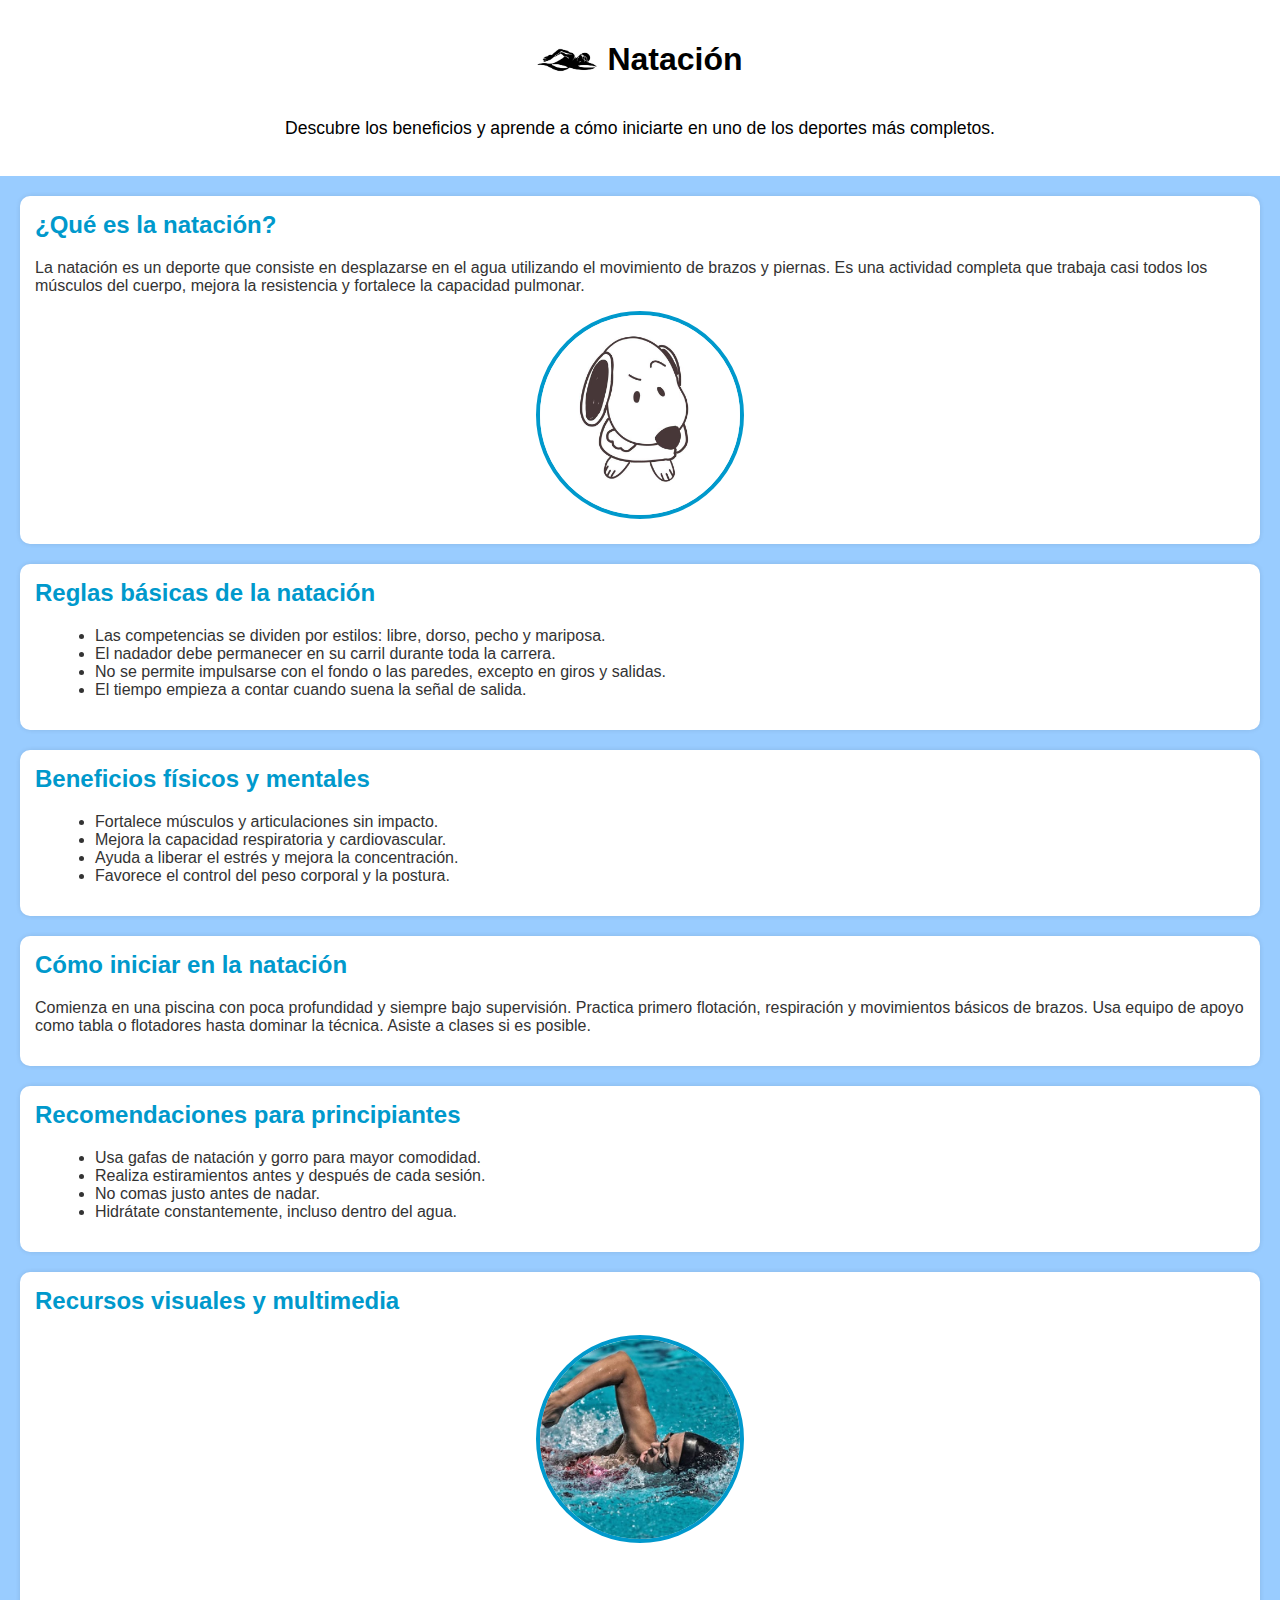
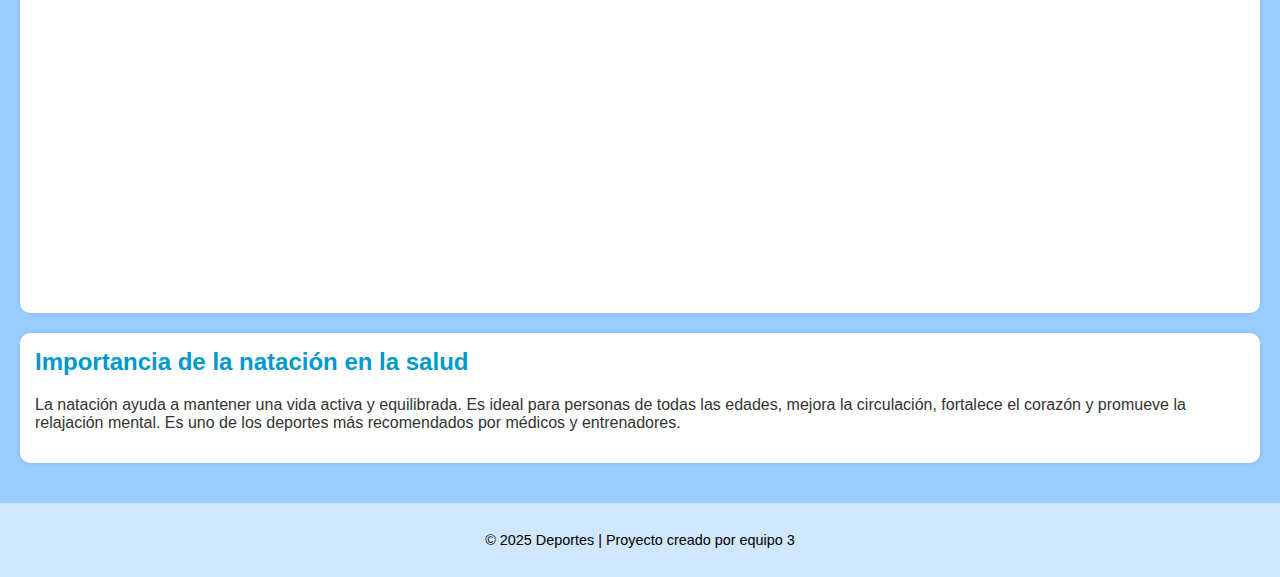
<file: Natación.html>
<!DOCTYPE html>
<html lang="es">
<head>
  <meta charset="UTF-8">
  <meta name="viewport" content="width=device-width, initial-scale=1.0">
  <title>Natación - Deportes</title>
  <link rel="stylesheet" href="css\estilo-de-paginas-generel2.css">
</head>
<body>
  <header>
    <div style="display: flex; align-items: center; justify-content: center; gap: 10px;">
        <img src="imagenes\LogoNatación.jpeg" alt="Logo Natación" width="60">
        <h1>Natación</h1>
    </div>

    <p>Descubre los beneficios y aprende a cómo iniciarte en uno de los deportes más completos.</p>
</header>

  <main>
    <section class="introduccion">
      <h2>¿Qué es la natación?</h2>
      <p>
        La natación es un deporte que consiste en desplazarse en el agua utilizando el movimiento de brazos y piernas.
        Es una actividad completa que trabaja casi todos los músculos del cuerpo, mejora la resistencia y fortalece la capacidad pulmonar.
      </p>
      <img src="imagenes\Pensando.jpeg" alt="Snoopy Pensando" class="imagen-redonda">
    </section>

    <section class="reglas">
      <h2>Reglas básicas de la natación</h2>
      <ul>
        <li>Las competencias se dividen por estilos: libre, dorso, pecho y mariposa.</li>
        <li>El nadador debe permanecer en su carril durante toda la carrera.</li>
        <li>No se permite impulsarse con el fondo o las paredes, excepto en giros y salidas.</li>
        <li>El tiempo empieza a contar cuando suena la señal de salida.</li>
      </ul>
    </section>

    <section class="beneficios">
      <h2>Beneficios físicos y mentales</h2>
      <ul>
        <li>Fortalece músculos y articulaciones sin impacto.</li>
        <li>Mejora la capacidad respiratoria y cardiovascular.</li>
        <li>Ayuda a liberar el estrés y mejora la concentración.</li>
        <li>Favorece el control del peso corporal y la postura.</li>
      </ul>
    </section>

    <section class="como-iniciar">
      <h2>Cómo iniciar en la natación</h2>
      <p>
        Comienza en una piscina con poca profundidad y siempre bajo supervisión. Practica primero flotación, respiración y movimientos básicos de brazos.
        Usa equipo de apoyo como tabla o flotadores hasta dominar la técnica. Asiste a clases si es posible.
      </p>
    </section>

    <section class="recomendaciones">
      <h2>Recomendaciones para principiantes</h2>
      <ul>
        <li>Usa gafas de natación y gorro para mayor comodidad.</li>
        <li>Realiza estiramientos antes y después de cada sesión.</li>
        <li>No comas justo antes de nadar.</li>
        <li>Hidrátate constantemente, incluso dentro del agua.</li>
      </ul>
    </section>

    <section class="recursos">
      <h2>Recursos visuales y multimedia</h2>
      <img src="imagenes\Natacion.jpeg" alt="Nadadora en acción" class="imagen-redonda">

      <iframe width="560" height="315" src="https://www.youtube.com/embed/tvf25ce366M?si=cULcLvE3MqSk5n-e" title="YouTube video player" frameborder="0" allow="accelerometer; autoplay; clipboard-write; encrypted-media; gyroscope; picture-in-picture; web-share" referrerpolicy="strict-origin-when-cross-origin" allowfullscreen></iframe>
    </section>

    <section class="articulo">
      <h2>Importancia de la natación en la salud</h2>
      <p>
        La natación ayuda a mantener una vida activa y equilibrada. Es ideal para personas de todas las edades,
        mejora la circulación, fortalece el corazón y promueve la relajación mental. Es uno de los deportes más recomendados por médicos y entrenadores.
      </p>
    </section>
  </main>

  <footer>
    <p>© 2025 Deportes | Proyecto creado por equipo 3</p>
  </footer>
</body>
</html>
</file>
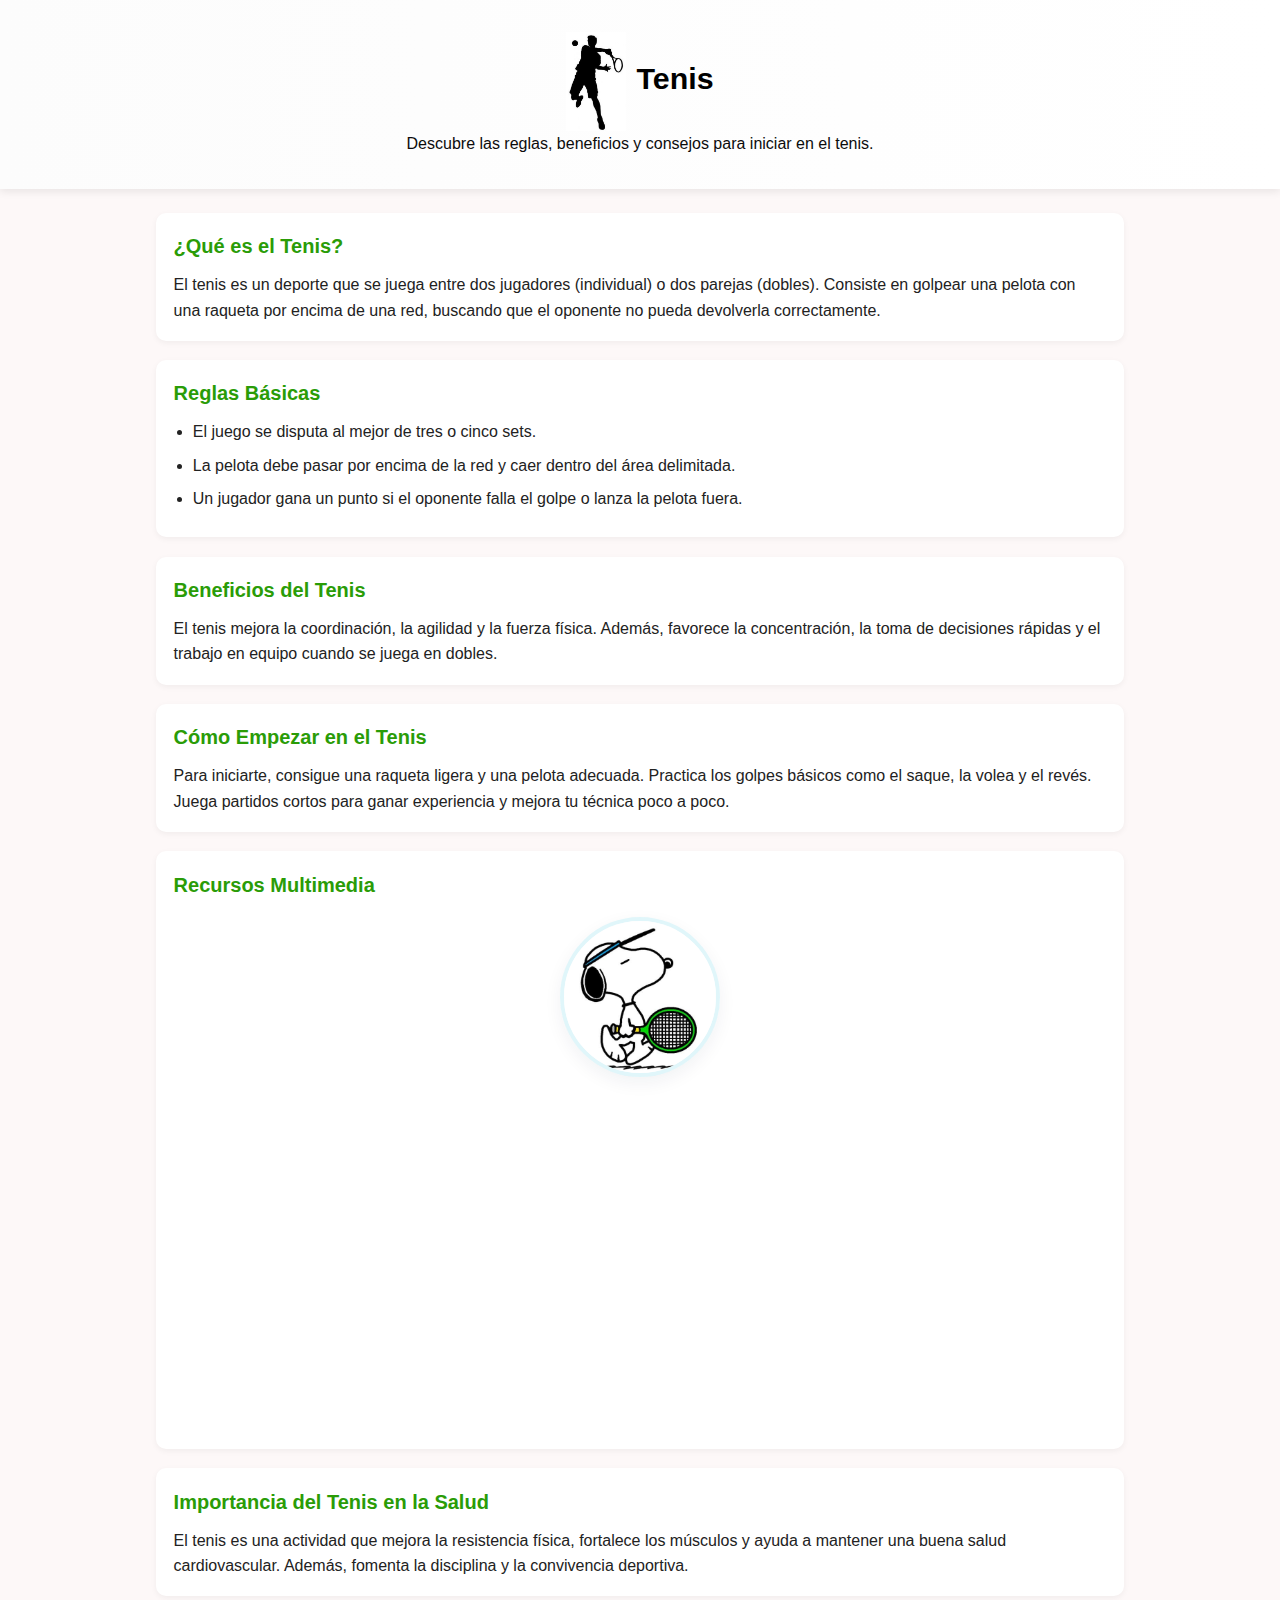
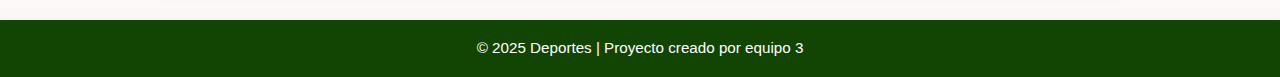
<file: Tenis.html>
<!DOCTYPE html>
<html lang="es">
<head>
    <meta charset="UTF-8">
    <meta name="viewport" content="width=device-width, initial-scale=1.0">
    <title>Tenis - Deportes</title>
    <link rel="stylesheet" href="css\estilo-de-paginas-genereles.css">
</head>
<body>
    <header>
    <div style="display: flex; align-items: center; justify-content: center; gap: 10px;">
        <img src="imagenes\LogoTenis.jpeg" alt="Logo Tenis" width="60">
        <h1>Tenis</h1>
    </div>

    <p>Descubre las reglas, beneficios y consejos para iniciar en el tenis.</p>
</header>

    <main>
        <section class="introduccion">
            <h2>¿Qué es el Tenis?</h2>
            <p>El tenis es un deporte que se juega entre dos jugadores (individual) o dos parejas (dobles). Consiste en golpear una pelota con una raqueta por encima de una red, buscando que el oponente no pueda devolverla correctamente.</p>
        </section>

        <section class="reglas">
            <h2>Reglas Básicas</h2>
            <ul>
                <li>El juego se disputa al mejor de tres o cinco sets.</li>
                <li>La pelota debe pasar por encima de la red y caer dentro del área delimitada.</li>
                <li>Un jugador gana un punto si el oponente falla el golpe o lanza la pelota fuera.</li>
            </ul>
        </section>

        <section class="beneficios">
            <h2>Beneficios del Tenis</h2>
            <p>El tenis mejora la coordinación, la agilidad y la fuerza física. Además, favorece la concentración, la toma de decisiones rápidas y el trabajo en equipo cuando se juega en dobles.</p>
        </section>

        <section class="recomendaciones">
            <h2>Cómo Empezar en el Tenis</h2>
            <p>Para iniciarte, consigue una raqueta ligera y una pelota adecuada. Practica los golpes básicos como el saque, la volea y el revés. Juega partidos cortos para ganar experiencia y mejora tu técnica poco a poco.</p>
        </section>

        <section class="recursos">
            <h2>Recursos Multimedia</h2>
            <img src="imagenes\Tenis.jpeg" alt="Snoopy jugador de tenis" class="imagen-redonda">

           <iframe width="560" height="315" src="https://www.youtube.com/embed/AmBiC5VYLWE?si=8OP_RdbXRTz3jkNK" title="YouTube video player" frameborder="0" allow="accelerometer; autoplay; clipboard-write; encrypted-media; gyroscope; picture-in-picture; web-share" referrerpolicy="strict-origin-when-cross-origin" allowfullscreen></iframe>
        </section>

        <section class="articulos">
            <h2>Importancia del Tenis en la Salud</h2>
            <p>El tenis es una actividad que mejora la resistencia física, fortalece los músculos y ayuda a mantener una buena salud cardiovascular. Además, fomenta la disciplina y la convivencia deportiva.</p>
        </section>
    </main>

    <footer>
        <p>© 2025 Deportes | Proyecto creado por equipo 3</p>
    </footer>
</body>
</html>
</file>
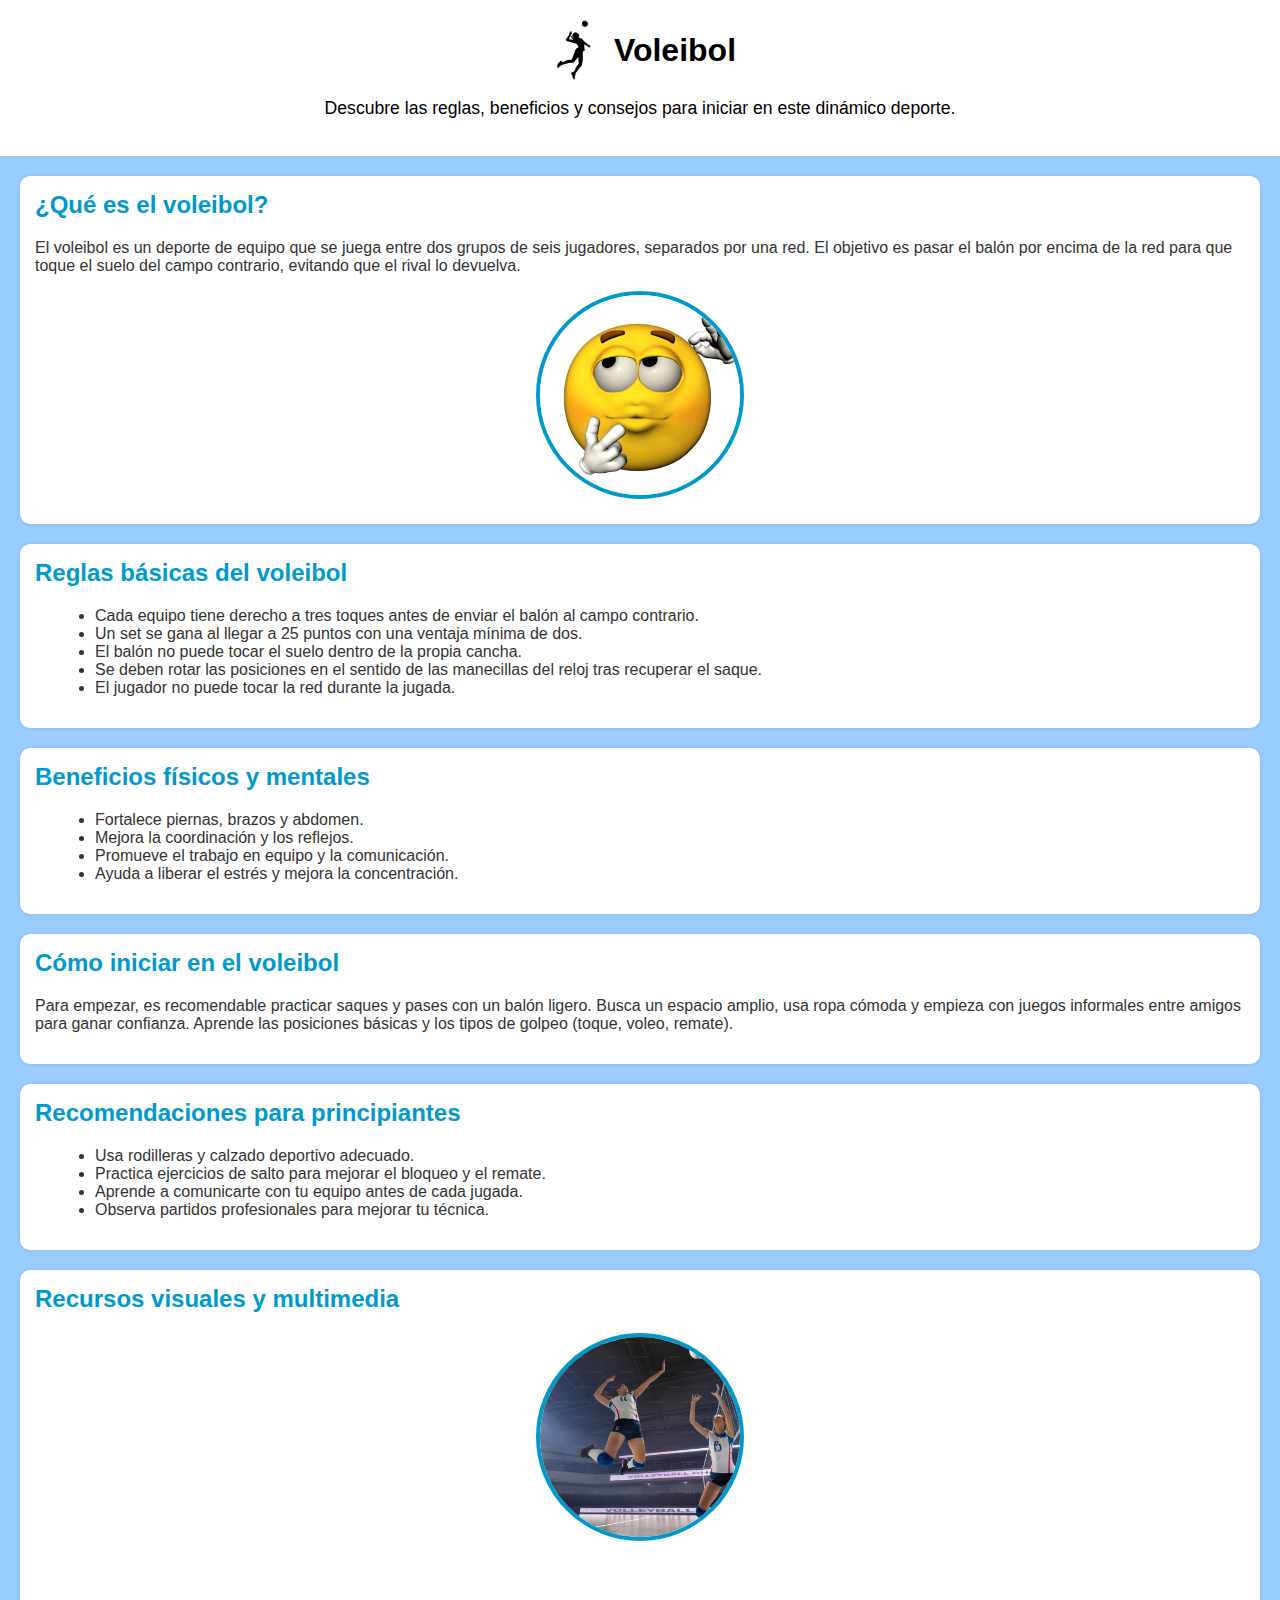
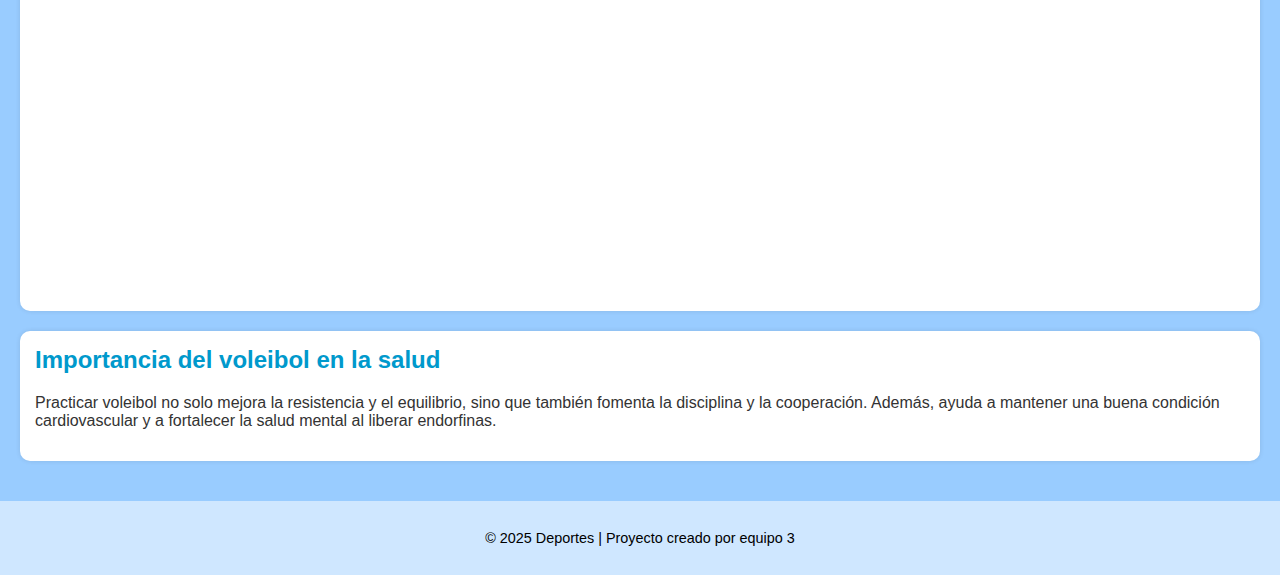
<file: Voleibol.html>
<!DOCTYPE html>
<html lang="en">
<head>
    <meta charset="UTF-8">
    <meta name="viewport" content="width=device-width, initial-scale=1.0">
    <title> Voleibol - Deportes</title>
    <link rel="stylesheet" href="css\estilo-de-paginas-generel2.css">
</head>
<body>
    <header>
    <div style="display: flex; align-items: center; justify-content: center; gap: 10px;">
        <img src="imagenes\LogoVoleybol.jpeg" alt="Logo Voleibol" width="60">
        <h1>Voleibol</h1>
    </div>

    <p>Descubre las reglas, beneficios y consejos para iniciar en este dinámico deporte.</p>
</header>
    
      <main>
        <section class="introduccion">
          <h2>¿Qué es el voleibol?</h2>
          <p>
            El voleibol es un deporte de equipo que se juega entre dos grupos de seis jugadores, separados por una red.
            El objetivo es pasar el balón por encima de la red para que toque el suelo del campo contrario, evitando que el rival lo devuelva.
          </p>
          <img src="imagenes\Pensandoo.jpeg" alt="Voleibol" class="imagen-redonda">
        </section>
    
        <section class="reglas">
          <h2>Reglas básicas del voleibol</h2>
          <ul>
            <li>Cada equipo tiene derecho a tres toques antes de enviar el balón al campo contrario.</li>
            <li>Un set se gana al llegar a 25 puntos con una ventaja mínima de dos.</li>
            <li>El balón no puede tocar el suelo dentro de la propia cancha.</li>
            <li>Se deben rotar las posiciones en el sentido de las manecillas del reloj tras recuperar el saque.</li>
            <li>El jugador no puede tocar la red durante la jugada.</li>
          </ul>
        </section>
    
        <section class="beneficios">
          <h2>Beneficios físicos y mentales</h2>
          <ul>
            <li>Fortalece piernas, brazos y abdomen.</li>
            <li>Mejora la coordinación y los reflejos.</li>
            <li>Promueve el trabajo en equipo y la comunicación.</li>
            <li>Ayuda a liberar el estrés y mejora la concentración.</li>
          </ul>
        </section>
    
        <section class="como-iniciar">
          <h2>Cómo iniciar en el voleibol</h2>
          <p>
            Para empezar, es recomendable practicar saques y pases con un balón ligero. Busca un espacio amplio, usa ropa cómoda y
            empieza con juegos informales entre amigos para ganar confianza. Aprende las posiciones básicas y los tipos de golpeo (toque, voleo, remate).
          </p>
        </section>
    
        <section class="recomendaciones">
          <h2>Recomendaciones para principiantes</h2>
          <ul>
            <li>Usa rodilleras y calzado deportivo adecuado.</li>
            <li>Practica ejercicios de salto para mejorar el bloqueo y el remate.</li>
            <li>Aprende a comunicarte con tu equipo antes de cada jugada.</li>
            <li>Observa partidos profesionales para mejorar tu técnica.</li>
          </ul>
        </section>
    
        <section class="recursos">
          <h2>Recursos visuales y multimedia</h2>
          <img src="imagenes\voleibol.jpeg" alt="Jugadores de voleibol" class="imagen-redonda">
          
          <iframe width="560" height="315" src="https://www.youtube.com/embed/Jfn8TlTASJk?si=ZjBStaWlCr0Maiiv" title="YouTube video player" frameborder="0" allow="accelerometer; autoplay; clipboard-write; encrypted-media; gyroscope; picture-in-picture; web-share" referrerpolicy="strict-origin-when-cross-origin" allowfullscreen></iframe>
        </section>
    
        <section class="articulo">
          <h2>Importancia del voleibol en la salud</h2>
          <p>
            Practicar voleibol no solo mejora la resistencia y el equilibrio, sino que también fomenta la disciplina y la cooperación.
            Además, ayuda a mantener una buena condición cardiovascular y a fortalecer la salud mental al liberar endorfinas.
          </p>
        </section>
      </main>
    
      <footer>
        <p>© 2025 Deportes | Proyecto creado por equipo 3</p>
      </footer>
    </body>
    </html>
</file>
